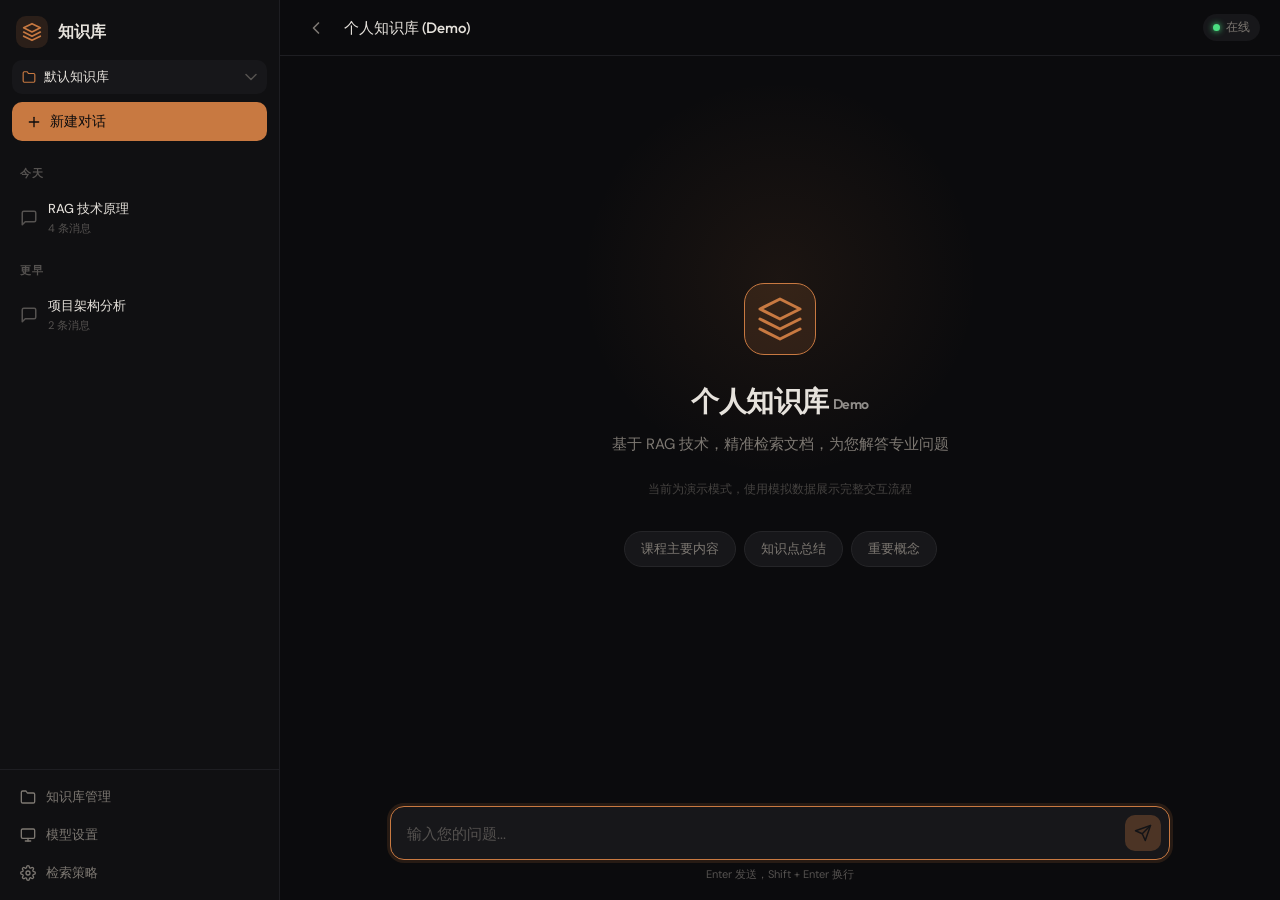
<file: demo/index.html>
<!DOCTYPE html>
<html lang="zh-CN">
<head>
    <meta charset="UTF-8">
    <meta name="viewport" content="width=device-width, initial-scale=1.0">
    <title>个人知识库 (Demo)</title>
    <link rel="preconnect" href="https://fonts.googleapis.com">
    <link rel="preconnect" href="https://fonts.gstatic.com" crossorigin>
    <link href="https://fonts.googleapis.com/css2?family=Outfit:wght@300;400;500;600;700&family=DM+Sans:ital,wght@0,300;0,400;0,500;1,400&display=swap" rel="stylesheet">
    <link rel="stylesheet" href="styles.css?v=3">
</head>
<body>
    <div class="app">
        <!-- 侧边栏 -->
        <aside class="sidebar" id="sidebar">
            <div class="sidebar-header">
                <div class="logo">
                    <div class="logo-icon">
                        <svg width="20" height="20" viewBox="0 0 24 24" fill="none" stroke="currentColor" stroke-width="2" stroke-linecap="round" stroke-linejoin="round">
                            <path d="M12 2L2 7l10 5 10-5-10-5z"/>
                            <path d="M2 17l10 5 10-5"/>
                            <path d="M2 12l10 5 10-5"/>
                        </svg>
                    </div>
                    <span class="logo-text">知识库</span>
                </div>
            </div>

            <!-- 知识库选择器 -->
            <div class="kb-selector" id="kbSelector">
                <div class="custom-select" id="kbSelect" data-value="default">
                    <button class="custom-select-trigger" type="button">
                        <svg width="14" height="14" viewBox="0 0 24 24" fill="none" stroke="currentColor" stroke-width="2" stroke-linecap="round" stroke-linejoin="round">
                            <path d="M22 19a2 2 0 0 1-2 2H4a2 2 0 0 1-2-2V5a2 2 0 0 1 2-2h5l2 3h9a2 2 0 0 1 2 2z"/>
                        </svg>
                        <span class="custom-select-label">默认知识库</span>
                        <svg class="custom-select-arrow" width="12" height="8" viewBox="0 0 12 8"><path d="M1 1.5L6 6.5L11 1.5" stroke="currentColor" stroke-width="1.5" stroke-linecap="round" stroke-linejoin="round" fill="none"/></svg>
                    </button>
                    <div class="custom-select-menu" id="kbSelectMenu">
                        <!-- 动态填充 -->
                    </div>
                </div>
            </div>

            <button class="new-chat-btn" id="newChatBtn">
                <svg width="16" height="16" viewBox="0 0 24 24" fill="none" stroke="currentColor" stroke-width="2" stroke-linecap="round" stroke-linejoin="round">
                    <line x1="12" y1="5" x2="12" y2="19"/>
                    <line x1="5" y1="12" x2="19" y2="12"/>
                </svg>
                <span>新建对话</span>
            </button>

            <div class="session-list" id="sessionList">
                <!-- 动态填充 -->
            </div>

            <div class="sidebar-footer">
                <button class="sidebar-footer-btn" id="kbManageBtn" title="知识库管理">
                    <svg width="16" height="16" viewBox="0 0 24 24" fill="none" stroke="currentColor" stroke-width="2" stroke-linecap="round" stroke-linejoin="round">
                        <path d="M22 19a2 2 0 0 1-2 2H4a2 2 0 0 1-2-2V5a2 2 0 0 1 2-2h5l2 3h9a2 2 0 0 1 2 2z"/>
                    </svg>
                    <span>知识库管理</span>
                </button>
                <button class="sidebar-footer-btn" id="modelSettingsBtn" title="模型设置">
                    <svg width="16" height="16" viewBox="0 0 24 24" fill="none" stroke="currentColor" stroke-width="2" stroke-linecap="round" stroke-linejoin="round">
                        <rect x="2" y="3" width="20" height="14" rx="2" ry="2"/>
                        <line x1="8" y1="21" x2="16" y2="21"/>
                        <line x1="12" y1="17" x2="12" y2="21"/>
                    </svg>
                    <span>模型设置</span>
                </button>
                <button class="sidebar-footer-btn" id="settingsBtn" title="检索策略设置">
                    <svg width="16" height="16" viewBox="0 0 24 24" fill="none" stroke="currentColor" stroke-width="2" stroke-linecap="round" stroke-linejoin="round">
                        <circle cx="12" cy="12" r="3"/>
                        <path d="M19.4 15a1.65 1.65 0 0 0 .33 1.82l.06.06a2 2 0 0 1-2.83 2.83l-.06-.06a1.65 1.65 0 0 0-1.82-.33 1.65 1.65 0 0 0-1 1.51V21a2 2 0 0 1-4 0v-.09A1.65 1.65 0 0 0 9 19.4a1.65 1.65 0 0 0-1.82.33l-.06.06a2 2 0 0 1-2.83-2.83l.06-.06A1.65 1.65 0 0 0 4.68 15a1.65 1.65 0 0 0-1.51-1H3a2 2 0 0 1 0-4h.09A1.65 1.65 0 0 0 4.6 9a1.65 1.65 0 0 0-.33-1.82l-.06-.06a2 2 0 0 1 2.83-2.83l.06.06A1.65 1.65 0 0 0 9 4.68a1.65 1.65 0 0 0 1-1.51V3a2 2 0 0 1 4 0v.09a1.65 1.65 0 0 0 1 1.51 1.65 1.65 0 0 0 1.82-.33l.06-.06a2 2 0 0 1 2.83 2.83l-.06.06A1.65 1.65 0 0 0 19.4 9a1.65 1.65 0 0 0 1.51 1H21a2 2 0 0 1 0 4h-.09a1.65 1.65 0 0 0-1.51 1z"/>
                    </svg>
                    <span>检索策略</span>
                </button>
            </div>
        </aside>

        <!-- 主内容区 -->
        <main class="main">
            <!-- 顶部栏 -->
            <header class="topbar">
                <button class="btn-icon menu-btn" id="menuBtn" title="切换侧边栏">
                    <svg width="20" height="20" viewBox="0 0 24 24" fill="none" stroke="currentColor" stroke-width="2" stroke-linecap="round" stroke-linejoin="round">
                        <polyline points="15 18 9 12 15 6"/>
                    </svg>
                </button>
                <div class="topbar-title" id="topbarTitle">个人知识库 (Demo)</div>
                <div class="topbar-status" id="healthIndicator">
                    <span class="status-dot"></span>
                    <span class="status-text">检查中...</span>
                </div>
            </header>

            <!-- 聊天区域 -->
            <div class="chat" id="chat">
                <div class="chat-messages" id="chatMessages">
                    <!-- 欢迎页 -->
                    <div class="welcome" id="welcome">
                        <div class="welcome-glow"></div>
                        <div class="welcome-icon">
                            <svg width="48" height="48" viewBox="0 0 24 24" fill="none" stroke="currentColor" stroke-width="1.5" stroke-linecap="round" stroke-linejoin="round">
                                <path d="M12 2L2 7l10 5 10-5-10-5z"/>
                                <path d="M2 17l10 5 10-5"/>
                                <path d="M2 12l10 5 10-5"/>
                            </svg>
                        </div>
                        <h2>个人知识库 <span style="font-size:0.5em;opacity:0.6;vertical-align:middle;">Demo</span></h2>
                        <p>基于 RAG 技术，精准检索文档，为您解答专业问题</p>
                        <p style="font-size:0.8em;opacity:0.5;margin-top:-8px;">当前为演示模式，使用模拟数据展示完整交互流程</p>
                        <div class="welcome-chips">
                            <button class="chip" data-question="这门课程的主要内容是什么？">课程主要内容</button>
                            <button class="chip" data-question="请总结一下最近讲的知识点">知识点总结</button>
                            <button class="chip" data-question="有哪些重要的概念需要掌握？">重要概念</button>
                        </div>
                    </div>
                </div>
            </div>

            <!-- 输入区域 -->
            <div class="input-area">
                <div class="input-wrapper">
                    <textarea
                        id="questionInput"
                        placeholder="输入您的问题..."
                        rows="1"
                    ></textarea>
                    <button class="send-btn" id="sendBtn" disabled>
                        <svg width="18" height="18" viewBox="0 0 24 24" fill="none" stroke="currentColor" stroke-width="2" stroke-linecap="round" stroke-linejoin="round">
                            <line x1="22" y1="2" x2="11" y2="13"/>
                            <polygon points="22 2 15 22 11 13 2 9 22 2"/>
                        </svg>
                    </button>
                </div>
                <div class="input-hint">Enter 发送，Shift + Enter 换行</div>
            </div>
        </main>

        <!-- 模型设置面板 -->
        <div class="settings-overlay" id="modelSettingsOverlay">
            <div class="settings-panel" id="modelSettingsPanel">
                <div class="settings-header">
                    <h3>模型设置</h3>
                    <button class="btn-icon" id="modelSettingsClose">
                        <svg width="18" height="18" viewBox="0 0 24 24" fill="none" stroke="currentColor" stroke-width="2" stroke-linecap="round" stroke-linejoin="round">
                            <line x1="18" y1="6" x2="6" y2="18"/>
                            <line x1="6" y1="6" x2="18" y2="18"/>
                        </svg>
                    </button>
                </div>
                <div class="settings-body">
                    <!-- 硅基流动 API Key（共享） -->
                    <div class="sf-key-section">
                        <div class="setting-group">
                            <label for="sfApiKey">硅基流动 API Key</label>
                            <div class="input-with-toggle">
                                <input type="password" class="setting-input" id="sfApiKey" placeholder="输入 SiliconFlow API Key">
                                <button class="btn-icon toggle-key-btn" type="button" title="显示/隐藏">
                                    <svg width="16" height="16" viewBox="0 0 24 24" fill="none" stroke="currentColor" stroke-width="2" stroke-linecap="round" stroke-linejoin="round"><path d="M1 12s4-8 11-8 11 8 11 8-4 8-11 8-11-8-11-8z"/><circle cx="12" cy="12" r="3"/></svg>
                                </button>
                            </div>
                            <div class="setting-hint">在 <a href="https://cloud.siliconflow.cn/account/ak" target="_blank" rel="noopener">siliconflow.cn</a> 获取 API Key，选择硅基流动模型时共用此 Key</div>
                            <div class="setting-hint">模型列表来自硅基流动 API，包含免费和付费模型，请在 <a href="https://siliconflow.cn/pricing" target="_blank" rel="noopener">siliconflow.cn/pricing</a> 确认定价</div>
                        </div>
                    </div>

                    <!-- LLM -->
                    <div class="settings-section-title">
                        LLM 模型
                        <div class="mini-toggle" data-target="llm">
                            <button class="mini-toggle-btn active" data-value="siliconflow">硅基流动</button>
                            <button class="mini-toggle-btn" data-value="custom">自定义</button>
                        </div>
                    </div>
                    <div class="model-section" id="sectionLlm">
                        <div class="model-sf" data-provider="siliconflow">
                            <div class="setting-group">
                                <div class="custom-select" id="sfLlmModelSelect" data-value="">
                                    <button class="custom-select-trigger" type="button">
                                        <span class="custom-select-label">加载中...</span>
                                        <svg class="custom-select-arrow" width="12" height="8" viewBox="0 0 12 8"><path d="M1 1.5L6 6.5L11 1.5" stroke="currentColor" stroke-width="1.5" stroke-linecap="round" stroke-linejoin="round" fill="none"/></svg>
                                    </button>
                                    <div class="custom-select-menu"></div>
                                </div>
                            </div>
                        </div>
                        <div class="model-custom" data-provider="custom" style="display:none">
                            <div class="setting-group">
                                <label for="cfgLlmModel">模型名称</label>
                                <input type="text" class="setting-input" id="cfgLlmModel" placeholder="例如 Qwen/Qwen3-8B">
                            </div>
                            <div class="setting-group">
                                <label for="cfgLlmBaseUrl">Base URL</label>
                                <input type="text" class="setting-input" id="cfgLlmBaseUrl" placeholder="OpenAI 兼容 API 地址">
                            </div>
                            <div class="setting-group">
                                <label for="cfgLlmApiKey">API Key</label>
                                <div class="input-with-toggle">
                                    <input type="password" class="setting-input" id="cfgLlmApiKey" placeholder="留空则不修改">
                                    <button class="btn-icon toggle-key-btn" type="button" title="显示/隐藏">
                                        <svg width="16" height="16" viewBox="0 0 24 24" fill="none" stroke="currentColor" stroke-width="2" stroke-linecap="round" stroke-linejoin="round"><path d="M1 12s4-8 11-8 11 8 11 8-4 8-11 8-11-8-11-8z"/><circle cx="12" cy="12" r="3"/></svg>
                                    </button>
                                </div>
                            </div>
                        </div>
                    </div>

                    <!-- Embedding -->
                    <div class="settings-section-title">
                        Embedding 模型
                        <div class="mini-toggle" data-target="embedding">
                            <button class="mini-toggle-btn active" data-value="siliconflow">硅基流动</button>
                            <button class="mini-toggle-btn" data-value="custom">自定义</button>
                        </div>
                    </div>
                    <div class="model-section" id="sectionEmbedding">
                        <div class="model-sf" data-provider="siliconflow">
                            <div class="setting-group">
                                <div class="custom-select" id="sfEmbModelSelect" data-value="">
                                    <button class="custom-select-trigger" type="button">
                                        <span class="custom-select-label">加载中...</span>
                                        <svg class="custom-select-arrow" width="12" height="8" viewBox="0 0 12 8"><path d="M1 1.5L6 6.5L11 1.5" stroke="currentColor" stroke-width="1.5" stroke-linecap="round" stroke-linejoin="round" fill="none"/></svg>
                                    </button>
                                    <div class="custom-select-menu"></div>
                                </div>
                            </div>
                        </div>
                        <div class="model-custom" data-provider="custom" style="display:none">
                            <div class="setting-group">
                                <label for="cfgEmbModel">模型名称</label>
                                <input type="text" class="setting-input" id="cfgEmbModel" placeholder="例如 BAAI/bge-m3">
                            </div>
                            <div class="setting-group">
                                <label for="cfgEmbBaseUrl">Base URL</label>
                                <input type="text" class="setting-input" id="cfgEmbBaseUrl" placeholder="OpenAI 兼容 API 地址">
                            </div>
                            <div class="setting-group">
                                <label for="cfgEmbApiKey">API Key</label>
                                <div class="input-with-toggle">
                                    <input type="password" class="setting-input" id="cfgEmbApiKey" placeholder="留空则不修改">
                                    <button class="btn-icon toggle-key-btn" type="button" title="显示/隐藏">
                                        <svg width="16" height="16" viewBox="0 0 24 24" fill="none" stroke="currentColor" stroke-width="2" stroke-linecap="round" stroke-linejoin="round"><path d="M1 12s4-8 11-8 11 8 11 8-4 8-11 8-11-8-11-8z"/><circle cx="12" cy="12" r="3"/></svg>
                                    </button>
                                </div>
                            </div>
                        </div>
                    </div>

                    <!-- Reranker -->
                    <div class="settings-section-title">
                        Reranker
                        <div class="mini-toggle" data-target="reranker">
                            <button class="mini-toggle-btn active" data-value="siliconflow">硅基流动</button>
                            <button class="mini-toggle-btn" data-value="custom">自定义</button>
                        </div>
                    </div>
                    <div class="model-section" id="sectionReranker">
                        <div class="model-sf" data-provider="siliconflow">
                            <div class="setting-group">
                                <div class="custom-select" id="sfRerankerModelSelect" data-value="">
                                    <button class="custom-select-trigger" type="button">
                                        <span class="custom-select-label">加载中...</span>
                                        <svg class="custom-select-arrow" width="12" height="8" viewBox="0 0 12 8"><path d="M1 1.5L6 6.5L11 1.5" stroke="currentColor" stroke-width="1.5" stroke-linecap="round" stroke-linejoin="round" fill="none"/></svg>
                                    </button>
                                    <div class="custom-select-menu"></div>
                                </div>
                            </div>
                        </div>
                        <div class="model-custom" data-provider="custom" style="display:none">
                            <div class="setting-group">
                                <label for="cfgRerankerModel">模型名称</label>
                                <input type="text" class="setting-input" id="cfgRerankerModel" placeholder="例如 BAAI/bge-reranker-v2-m3">
                            </div>
                            <div class="setting-group">
                                <label for="cfgRerankerBaseUrl">Base URL</label>
                                <input type="text" class="setting-input" id="cfgRerankerBaseUrl" placeholder="OpenAI 兼容 API 地址">
                            </div>
                            <div class="setting-group">
                                <label for="cfgRerankerApiKey">API Key</label>
                                <div class="input-with-toggle">
                                    <input type="password" class="setting-input" id="cfgRerankerApiKey" placeholder="留空则不修改">
                                    <button class="btn-icon toggle-key-btn" type="button" title="显示/隐藏">
                                        <svg width="16" height="16" viewBox="0 0 24 24" fill="none" stroke="currentColor" stroke-width="2" stroke-linecap="round" stroke-linejoin="round"><path d="M1 12s4-8 11-8 11 8 11 8-4 8-11 8-11-8-11-8z"/><circle cx="12" cy="12" r="3"/></svg>
                                    </button>
                                </div>
                            </div>
                        </div>
                    </div>

                    <button class="save-config-btn" id="saveConfigBtn" type="button">保存配置</button>
                </div>
            </div>
        </div>

        <!-- 检索策略面板 -->
        <div class="settings-overlay" id="settingsOverlay">
            <div class="settings-panel" id="settingsPanel">
                <div class="settings-header">
                    <h3>检索策略</h3>
                    <button class="btn-icon" id="settingsClose">
                        <svg width="18" height="18" viewBox="0 0 24 24" fill="none" stroke="currentColor" stroke-width="2" stroke-linecap="round" stroke-linejoin="round">
                            <line x1="18" y1="6" x2="6" y2="18"/>
                            <line x1="6" y1="6" x2="18" y2="18"/>
                        </svg>
                    </button>
                </div>
                <div class="settings-body">
                    <div class="setting-group">
                        <label>检索方式</label>
                        <div class="custom-select" id="retrievalStrategySelect" data-value="default">
                            <button class="custom-select-trigger" type="button">
                                <span class="custom-select-label">默认（向量检索）</span>
                                <svg class="custom-select-arrow" width="12" height="8" viewBox="0 0 12 8"><path d="M1 1.5L6 6.5L11 1.5" stroke="currentColor" stroke-width="1.5" stroke-linecap="round" stroke-linejoin="round" fill="none"/></svg>
                            </button>
                            <div class="custom-select-menu">
                                <div class="custom-select-option selected" data-value="default">
                                    <span class="option-label">默认（向量检索）</span>
                                    <span class="option-info" data-tip="使用 FAISS 向量相似度搜索，将问题与文档片段进行语义匹配，适合大多数场景">?</span>
                                </div>
                                <div class="custom-select-option" data-value="hybrid">
                                    <span class="option-label">混合检索（向量 + BM25）</span>
                                    <span class="option-info" data-tip="结合向量语义检索与 BM25 关键词检索，通过 RRF 融合排序，对专有名词和精确匹配更有效">?</span>
                                </div>
                            </div>
                        </div>
                    </div>
                    <div class="setting-group">
                        <label>预检索优化</label>
                        <div class="custom-select" id="preRetrievalSelect" data-value="none">
                            <button class="custom-select-trigger" type="button">
                                <span class="custom-select-label">无</span>
                                <svg class="custom-select-arrow" width="12" height="8" viewBox="0 0 12 8"><path d="M1 1.5L6 6.5L11 1.5" stroke="currentColor" stroke-width="1.5" stroke-linecap="round" stroke-linejoin="round" fill="none"/></svg>
                            </button>
                            <div class="custom-select-menu">
                                <div class="custom-select-option selected" data-value="none">
                                    <span class="option-label">无</span>
                                    <span class="option-info" data-tip="直接使用原始问题进行检索，不做任何预处理">?</span>
                                </div>
                                <div class="custom-select-option" data-value="rewrite">
                                    <span class="option-label">查询改写</span>
                                    <span class="option-info" data-tip="由 LLM 将口语化问题改写为规范检索词，消除指代歧义、补全省略上下文，适合多轮追问">?</span>
                                </div>
                                <div class="custom-select-option" data-value="hyde">
                                    <span class="option-label">HyDE</span>
                                    <span class="option-info" data-tip="LLM 先生成一段假设性回答，再用该回答的向量去检索，提升语义匹配精度。注意：与混合检索互斥">?</span>
                                </div>
                            </div>
                        </div>
                    </div>
                    <div class="setting-group">
                        <label>后检索优化</label>
                        <div class="custom-select" id="postRetrievalSelect" data-value="none">
                            <button class="custom-select-trigger" type="button">
                                <span class="custom-select-label">无</span>
                                <svg class="custom-select-arrow" width="12" height="8" viewBox="0 0 12 8"><path d="M1 1.5L6 6.5L11 1.5" stroke="currentColor" stroke-width="1.5" stroke-linecap="round" stroke-linejoin="round" fill="none"/></svg>
                            </button>
                            <div class="custom-select-menu">
                                <div class="custom-select-option selected" data-value="none">
                                    <span class="option-label">无</span>
                                    <span class="option-info" data-tip="直接使用检索返回的文档片段，不做额外排序">?</span>
                                </div>
                                <div class="custom-select-option" data-value="rerank">
                                    <span class="option-label">重排序</span>
                                    <span class="option-info" data-tip="使用 BGE-Reranker 交叉编码器对候选文档精排，保留最相关的 Top3，显著提升答案准确率">?</span>
                                </div>
                            </div>
                        </div>
                    </div>
                    <div class="strategy-conflict" id="strategyConflict">
                        <div class="conflict-icon">!</div>
                        <div class="conflict-text">
                            <strong>策略冲突</strong>
                            <span id="strategyConflictMsg">HyDE 与混合检索互斥：HyDE 会将问题替换为假设答案的向量，此时混合检索的 BM25 关键词匹配将失效，因此两者不能同时启用。</span>
                        </div>
                    </div>
                </div>
            </div>
        </div>

        <!-- 知识库管理面板 -->
        <div class="kb-overlay" id="kbOverlay">
            <div class="kb-panel" id="kbPanel">
                <div class="kb-panel-header">
                    <h3>知识库管理</h3>
                    <button class="btn-icon" id="kbClose">
                        <svg width="18" height="18" viewBox="0 0 24 24" fill="none" stroke="currentColor" stroke-width="2" stroke-linecap="round" stroke-linejoin="round">
                            <line x1="18" y1="6" x2="6" y2="18"/>
                            <line x1="6" y1="6" x2="18" y2="18"/>
                        </svg>
                    </button>
                </div>
                <div class="kb-panel-body">
                    <!-- 知识库列表区域 -->
                    <div class="kb-list-section">
                        <div class="kb-file-section-title">知识库列表</div>
                        <div class="kb-list" id="kbList">
                            <!-- 动态填充 -->
                        </div>
                        <div class="kb-create-form" id="kbCreateForm">
                            <input type="text" class="setting-input" id="kbNameInput" placeholder="新知识库名称">
                            <button class="btn-accent" id="kbCreateBtn">创建</button>
                        </div>
                    </div>
                    <!-- 文档管理区域（当前选中的知识库） -->
                    <div class="kb-files-section">
                        <div class="kb-file-section-title" id="kbFilesTitle">文档列表 — 默认知识库</div>
                        <div class="kb-upload-area" id="kbUploadArea">
                            <svg width="32" height="32" viewBox="0 0 24 24" fill="none" stroke="currentColor" stroke-width="1.5" stroke-linecap="round" stroke-linejoin="round">
                                <path d="M21 15v4a2 2 0 0 1-2 2H5a2 2 0 0 1-2-2v-4"/>
                                <polyline points="17 8 12 3 7 8"/>
                                <line x1="12" y1="3" x2="12" y2="15"/>
                            </svg>
                            <p>拖拽文件到此处，或点击选择文件</p>
                            <span class="kb-upload-hint">支持 PDF / PPTX / DOCX / MD 格式</span>
                            <input type="file" id="kbFileInput" accept=".pdf,.pptx,.docx,.md" multiple hidden>
                        </div>
                        <div class="kb-file-section">
                            <div class="kb-file-section-title">文档列表</div>
                            <div class="kb-file-list" id="kbFileList">
                                <!-- 动态填充 -->
                            </div>
                        </div>
                    </div>
                </div>
            </div>
        </div>

        <!-- 侧边栏遮罩（移动端） -->
        <div class="sidebar-overlay" id="sidebarOverlay"></div>
    </div>

    <!-- Toast 通知 -->
    <div class="toast-container" id="toastContainer"></div>

    <script src="mock-data.js"></script>
    <script src="app.js?v=3"></script>
</body>
</html>
</file>
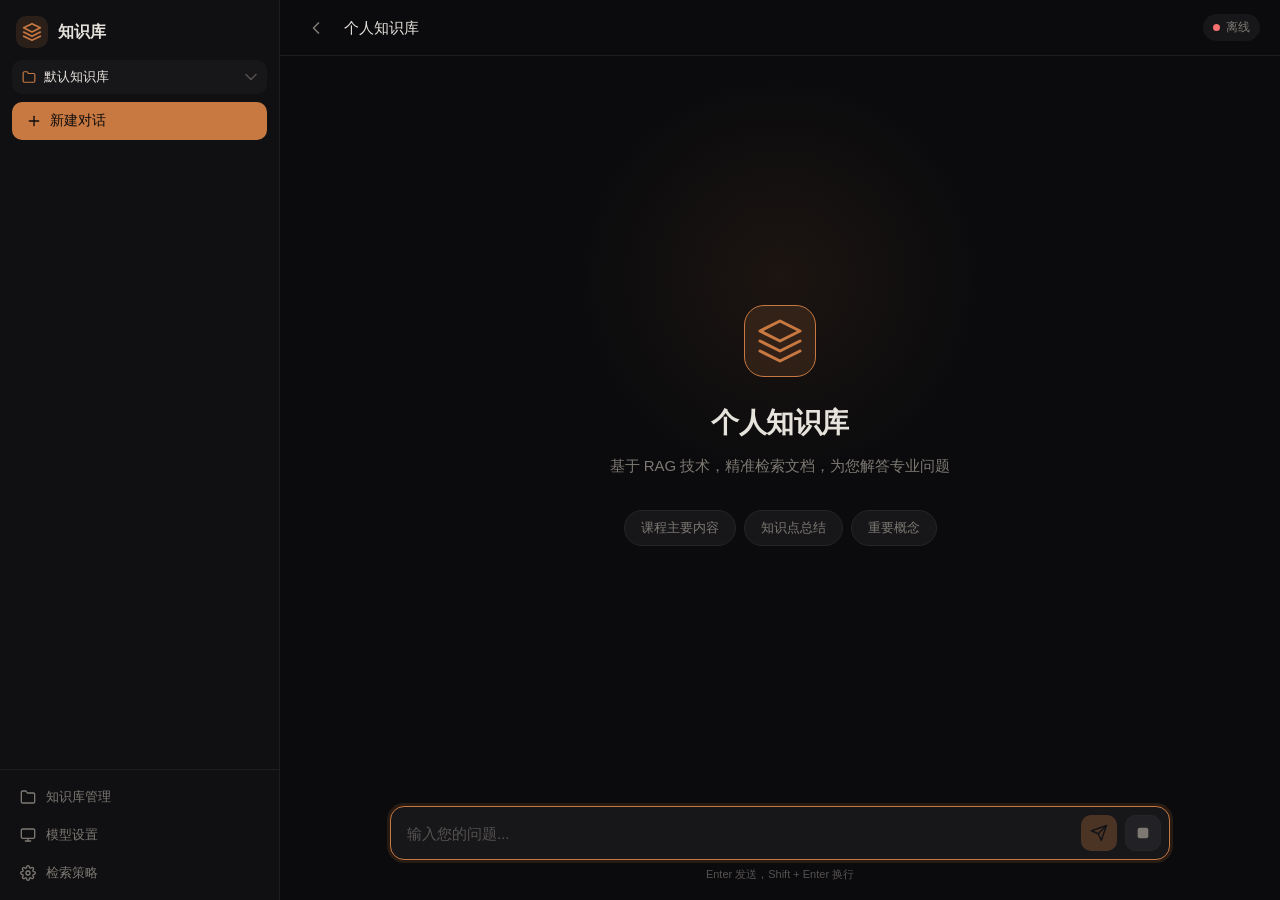
<file: web/index.html>
<!DOCTYPE html>
<html lang="zh-CN">
<head>
    <meta charset="UTF-8">
    <meta name="viewport" content="width=device-width, initial-scale=1.0">
    <title>个人知识库</title>
    <meta http-equiv="Content-Security-Policy" content="default-src 'self'; script-src 'self' 'unsafe-inline'; style-src 'self' 'unsafe-inline' https://fonts.googleapis.com; font-src 'self' https://fonts.gstatic.com; connect-src 'self' http://127.0.0.1:8001 https://api.siliconflow.cn; img-src 'self' data:;">
    <link rel="preconnect" href="https://fonts.googleapis.com">
    <link rel="preconnect" href="https://fonts.gstatic.com" crossorigin>
    <link href="https://fonts.googleapis.com/css2?family=Outfit:wght@300;400;500;600;700&family=DM+Sans:ital,wght@0,300;0,400;0,500;1,400&display=swap" rel="stylesheet">
    <link rel="stylesheet" href="styles.css?v=8">
</head>
<body>
    <div class="app">
        <!-- 侧边栏 -->
        <aside class="sidebar" id="sidebar" aria-label="侧边栏导航">
            <div class="sidebar-header">
                <div class="logo">
                    <div class="logo-icon">
                        <svg width="20" height="20" viewBox="0 0 24 24" fill="none" stroke="currentColor" stroke-width="2" stroke-linecap="round" stroke-linejoin="round">
                            <path d="M12 2L2 7l10 5 10-5-10-5z"/>
                            <path d="M2 17l10 5 10-5"/>
                            <path d="M2 12l10 5 10-5"/>
                        </svg>
                    </div>
                    <span class="logo-text">知识库</span>
                </div>
            </div>

            <!-- 知识库选择器 -->
            <div class="kb-selector" id="kbSelector">
                <div class="custom-select" id="kbSelect" data-value="default">
                    <button class="custom-select-trigger" type="button">
                        <svg width="14" height="14" viewBox="0 0 24 24" fill="none" stroke="currentColor" stroke-width="2" stroke-linecap="round" stroke-linejoin="round">
                            <path d="M22 19a2 2 0 0 1-2 2H4a2 2 0 0 1-2-2V5a2 2 0 0 1 2-2h5l2 3h9a2 2 0 0 1 2 2z"/>
                        </svg>
                        <span class="custom-select-label">默认知识库</span>
                        <svg class="custom-select-arrow" width="12" height="8" viewBox="0 0 12 8"><path d="M1 1.5L6 6.5L11 1.5" stroke="currentColor" stroke-width="1.5" stroke-linecap="round" stroke-linejoin="round" fill="none"/></svg>
                    </button>
                    <div class="custom-select-menu" id="kbSelectMenu">
                        <!-- 动态填充 -->
                    </div>
                </div>
            </div>

            <button class="new-chat-btn" id="newChatBtn">
                <svg width="16" height="16" viewBox="0 0 24 24" fill="none" stroke="currentColor" stroke-width="2" stroke-linecap="round" stroke-linejoin="round">
                    <line x1="12" y1="5" x2="12" y2="19"/>
                    <line x1="5" y1="12" x2="19" y2="12"/>
                </svg>
                <span>新建对话</span>
            </button>

            <div class="session-list" id="sessionList">
                <!-- 动态填充 -->
            </div>

            <div class="sidebar-footer">
                <button class="sidebar-footer-btn" id="kbManageBtn" title="知识库管理">
                    <svg width="16" height="16" viewBox="0 0 24 24" fill="none" stroke="currentColor" stroke-width="2" stroke-linecap="round" stroke-linejoin="round">
                        <path d="M22 19a2 2 0 0 1-2 2H4a2 2 0 0 1-2-2V5a2 2 0 0 1 2-2h5l2 3h9a2 2 0 0 1 2 2z"/>
                    </svg>
                    <span>知识库管理</span>
                </button>
                <button class="sidebar-footer-btn" id="modelSettingsBtn" title="模型设置">
                    <svg width="16" height="16" viewBox="0 0 24 24" fill="none" stroke="currentColor" stroke-width="2" stroke-linecap="round" stroke-linejoin="round">
                        <rect x="2" y="3" width="20" height="14" rx="2" ry="2"/>
                        <line x1="8" y1="21" x2="16" y2="21"/>
                        <line x1="12" y1="17" x2="12" y2="21"/>
                    </svg>
                    <span>模型设置</span>
                </button>
                <button class="sidebar-footer-btn" id="settingsBtn" title="检索策略设置">
                    <svg width="16" height="16" viewBox="0 0 24 24" fill="none" stroke="currentColor" stroke-width="2" stroke-linecap="round" stroke-linejoin="round">
                        <circle cx="12" cy="12" r="3"/>
                        <path d="M19.4 15a1.65 1.65 0 0 0 .33 1.82l.06.06a2 2 0 0 1-2.83 2.83l-.06-.06a1.65 1.65 0 0 0-1.82-.33 1.65 1.65 0 0 0-1 1.51V21a2 2 0 0 1-4 0v-.09A1.65 1.65 0 0 0 9 19.4a1.65 1.65 0 0 0-1.82.33l-.06.06a2 2 0 0 1-2.83-2.83l.06-.06A1.65 1.65 0 0 0 4.68 15a1.65 1.65 0 0 0-1.51-1H3a2 2 0 0 1 0-4h.09A1.65 1.65 0 0 0 4.6 9a1.65 1.65 0 0 0-.33-1.82l-.06-.06a2 2 0 0 1 2.83-2.83l.06.06A1.65 1.65 0 0 0 9 4.68a1.65 1.65 0 0 0 1-1.51V3a2 2 0 0 1 4 0v.09a1.65 1.65 0 0 0 1 1.51 1.65 1.65 0 0 0 1.82-.33l.06-.06a2 2 0 0 1 2.83 2.83l-.06.06A1.65 1.65 0 0 0 19.4 9a1.65 1.65 0 0 0 1.51 1H21a2 2 0 0 1 0 4h-.09a1.65 1.65 0 0 0-1.51 1z"/>
                    </svg>
                    <span>检索策略</span>
                </button>
            </div>
        </aside>

        <!-- 主内容区 -->
        <main class="main">
            <!-- 顶部栏 -->
            <header class="topbar">
                <button class="btn-icon menu-btn" id="menuBtn" title="切换侧边栏" aria-label="切换侧边栏">
                    <svg width="20" height="20" viewBox="0 0 24 24" fill="none" stroke="currentColor" stroke-width="2" stroke-linecap="round" stroke-linejoin="round">
                        <polyline points="15 18 9 12 15 6"/>
                    </svg>
                </button>
                <div class="topbar-title" id="topbarTitle">个人知识库</div>
                <div class="topbar-status" id="healthIndicator">
                    <span class="status-dot"></span>
                    <span class="status-text">检查中...</span>
                </div>
            </header>

            <!-- 聊天区域 -->
            <div class="chat" id="chat">
                <div class="chat-messages" id="chatMessages" aria-live="polite" aria-atomic="false">
                    <!-- 欢迎页 -->
                    <div class="welcome" id="welcome">
                        <div class="welcome-glow"></div>
                        <div class="welcome-icon">
                            <svg width="48" height="48" viewBox="0 0 24 24" fill="none" stroke="currentColor" stroke-width="1.5" stroke-linecap="round" stroke-linejoin="round">
                                <path d="M12 2L2 7l10 5 10-5-10-5z"/>
                                <path d="M2 17l10 5 10-5"/>
                                <path d="M2 12l10 5 10-5"/>
                            </svg>
                        </div>
                        <h2>个人知识库</h2>
                        <p>基于 RAG 技术，精准检索文档，为您解答专业问题</p>
                        <div class="welcome-chips">
                            <button class="chip" data-question="这门课程的主要内容是什么？">课程主要内容</button>
                            <button class="chip" data-question="请总结一下最近讲的知识点">知识点总结</button>
                            <button class="chip" data-question="有哪些重要的概念需要掌握？">重要概念</button>
                        </div>
                    </div>
                </div>
            </div>

            <!-- 输入区域 -->
            <div class="input-area">
                <div class="input-wrapper">
                    <textarea
                        id="questionInput"
                        placeholder="输入您的问题..."
                        rows="1"
                    ></textarea>
                    <button class="send-btn" id="sendBtn" disabled aria-label="发送">
                        <svg width="18" height="18" viewBox="0 0 24 24" fill="none" stroke="currentColor" stroke-width="2" stroke-linecap="round" stroke-linejoin="round">
                            <line x1="22" y1="2" x2="11" y2="13"/>
                            <polygon points="22 2 15 22 11 13 2 9 22 2"/>
                        </svg>
                    </button>
                    <button class="stop-btn" id="stopBtn" aria-label="停止生成" hidden>
                        <svg width="16" height="16" viewBox="0 0 24 24" fill="currentColor">
                            <rect x="4" y="4" width="16" height="16" rx="3"/>
                        </svg>
                    </button>
                </div>
                <div class="input-hint">Enter 发送，Shift + Enter 换行</div>
            </div>
        </main>

        <!-- 模型设置面板 -->
        <div class="settings-overlay" id="modelSettingsOverlay">
            <div class="settings-panel" id="modelSettingsPanel">
                <div class="settings-header">
                    <h3>模型设置</h3>
                    <button class="btn-icon" id="modelSettingsClose" aria-label="关闭">
                        <svg width="18" height="18" viewBox="0 0 24 24" fill="none" stroke="currentColor" stroke-width="2" stroke-linecap="round" stroke-linejoin="round">
                            <line x1="18" y1="6" x2="6" y2="18"/>
                            <line x1="6" y1="6" x2="18" y2="18"/>
                        </svg>
                    </button>
                </div>
                <div class="settings-body">
                    <!-- 硅基流动 API Key（共享） -->
                    <div class="sf-key-section">
                        <div class="setting-group">
                            <label for="sfApiKey">硅基流动 API Key</label>
                            <div class="input-with-toggle">
                                <input type="password" class="setting-input" id="sfApiKey" placeholder="输入 SiliconFlow API Key">
                                <button class="btn-icon toggle-key-btn" type="button" title="显示/隐藏">
                                    <svg width="16" height="16" viewBox="0 0 24 24" fill="none" stroke="currentColor" stroke-width="2" stroke-linecap="round" stroke-linejoin="round"><path d="M1 12s4-8 11-8 11 8 11 8-4 8-11 8-11-8-11-8z"/><circle cx="12" cy="12" r="3"/></svg>
                                </button>
                            </div>
                            <div class="setting-hint">在 <a href="https://cloud.siliconflow.cn/account/ak" target="_blank" rel="noopener">siliconflow.cn</a> 获取 API Key，选择硅基流动模型时共用此 Key</div>
                            <div class="setting-hint">模型列表来自硅基流动 API，包含免费和付费模型，请在 <a href="https://siliconflow.cn/pricing" target="_blank" rel="noopener">siliconflow.cn/pricing</a> 确认定价</div>
                        </div>
                    </div>

                    <!-- LLM -->
                    <div class="settings-section-title">
                        LLM 模型
                        <div class="mini-toggle" data-target="llm">
                            <button class="mini-toggle-btn active" data-value="siliconflow">硅基流动</button>
                            <button class="mini-toggle-btn" data-value="custom">自定义</button>
                        </div>
                    </div>
                    <div class="model-section" id="sectionLlm">
                        <div class="model-sf" data-provider="siliconflow">
                            <div class="setting-group">
                                <div class="custom-select" id="sfLlmModelSelect" data-value="">
                                    <button class="custom-select-trigger" type="button">
                                        <span class="custom-select-label">加载中...</span>
                                        <svg class="custom-select-arrow" width="12" height="8" viewBox="0 0 12 8"><path d="M1 1.5L6 6.5L11 1.5" stroke="currentColor" stroke-width="1.5" stroke-linecap="round" stroke-linejoin="round" fill="none"/></svg>
                                    </button>
                                    <div class="custom-select-menu"></div>
                                </div>
                            </div>
                        </div>
                        <div class="model-custom" data-provider="custom" style="display:none">
                            <div class="setting-group">
                                <label for="cfgLlmModel">模型名称</label>
                                <input type="text" class="setting-input" id="cfgLlmModel" placeholder="例如 Qwen/Qwen3-8B">
                            </div>
                            <div class="setting-group">
                                <label for="cfgLlmBaseUrl">Base URL</label>
                                <input type="text" class="setting-input" id="cfgLlmBaseUrl" placeholder="OpenAI 兼容 API 地址">
                            </div>
                            <div class="setting-group">
                                <label for="cfgLlmApiKey">API Key</label>
                                <div class="input-with-toggle">
                                    <input type="password" class="setting-input" id="cfgLlmApiKey" placeholder="留空则不修改">
                                    <button class="btn-icon toggle-key-btn" type="button" title="显示/隐藏">
                                        <svg width="16" height="16" viewBox="0 0 24 24" fill="none" stroke="currentColor" stroke-width="2" stroke-linecap="round" stroke-linejoin="round"><path d="M1 12s4-8 11-8 11 8 11 8-4 8-11 8-11-8-11-8z"/><circle cx="12" cy="12" r="3"/></svg>
                                    </button>
                                </div>
                            </div>
                        </div>
                    </div>

                    <!-- Embedding -->
                    <div class="settings-section-title">
                        Embedding 模型
                        <div class="mini-toggle" data-target="embedding">
                            <button class="mini-toggle-btn active" data-value="siliconflow">硅基流动</button>
                            <button class="mini-toggle-btn" data-value="custom">自定义</button>
                        </div>
                    </div>
                    <div class="model-section" id="sectionEmbedding">
                        <div class="model-sf" data-provider="siliconflow">
                            <div class="setting-group">
                                <div class="custom-select" id="sfEmbModelSelect" data-value="">
                                    <button class="custom-select-trigger" type="button">
                                        <span class="custom-select-label">加载中...</span>
                                        <svg class="custom-select-arrow" width="12" height="8" viewBox="0 0 12 8"><path d="M1 1.5L6 6.5L11 1.5" stroke="currentColor" stroke-width="1.5" stroke-linecap="round" stroke-linejoin="round" fill="none"/></svg>
                                    </button>
                                    <div class="custom-select-menu"></div>
                                </div>
                            </div>
                        </div>
                        <div class="model-custom" data-provider="custom" style="display:none">
                            <div class="setting-group">
                                <label for="cfgEmbModel">模型名称</label>
                                <input type="text" class="setting-input" id="cfgEmbModel" placeholder="例如 BAAI/bge-m3">
                            </div>
                            <div class="setting-group">
                                <label for="cfgEmbBaseUrl">Base URL</label>
                                <input type="text" class="setting-input" id="cfgEmbBaseUrl" placeholder="OpenAI 兼容 API 地址">
                            </div>
                            <div class="setting-group">
                                <label for="cfgEmbApiKey">API Key</label>
                                <div class="input-with-toggle">
                                    <input type="password" class="setting-input" id="cfgEmbApiKey" placeholder="留空则不修改">
                                    <button class="btn-icon toggle-key-btn" type="button" title="显示/隐藏">
                                        <svg width="16" height="16" viewBox="0 0 24 24" fill="none" stroke="currentColor" stroke-width="2" stroke-linecap="round" stroke-linejoin="round"><path d="M1 12s4-8 11-8 11 8 11 8-4 8-11 8-11-8-11-8z"/><circle cx="12" cy="12" r="3"/></svg>
                                    </button>
                                </div>
                            </div>
                        </div>
                    </div>

                    <!-- Reranker -->
                    <div class="settings-section-title">
                        Reranker
                        <div class="mini-toggle" data-target="reranker">
                            <button class="mini-toggle-btn active" data-value="siliconflow">硅基流动</button>
                            <button class="mini-toggle-btn" data-value="custom">自定义</button>
                        </div>
                    </div>
                    <div class="model-section" id="sectionReranker">
                        <div class="model-sf" data-provider="siliconflow">
                            <div class="setting-group">
                                <div class="custom-select" id="sfRerankerModelSelect" data-value="">
                                    <button class="custom-select-trigger" type="button">
                                        <span class="custom-select-label">加载中...</span>
                                        <svg class="custom-select-arrow" width="12" height="8" viewBox="0 0 12 8"><path d="M1 1.5L6 6.5L11 1.5" stroke="currentColor" stroke-width="1.5" stroke-linecap="round" stroke-linejoin="round" fill="none"/></svg>
                                    </button>
                                    <div class="custom-select-menu"></div>
                                </div>
                            </div>
                        </div>
                        <div class="model-custom" data-provider="custom" style="display:none">
                            <div class="setting-group">
                                <label for="cfgRerankerModel">模型名称</label>
                                <input type="text" class="setting-input" id="cfgRerankerModel" placeholder="例如 BAAI/bge-reranker-v2-m3">
                            </div>
                            <div class="setting-group">
                                <label for="cfgRerankerBaseUrl">Base URL</label>
                                <input type="text" class="setting-input" id="cfgRerankerBaseUrl" placeholder="OpenAI 兼容 API 地址">
                            </div>
                            <div class="setting-group">
                                <label for="cfgRerankerApiKey">API Key</label>
                                <div class="input-with-toggle">
                                    <input type="password" class="setting-input" id="cfgRerankerApiKey" placeholder="留空则不修改">
                                    <button class="btn-icon toggle-key-btn" type="button" title="显示/隐藏">
                                        <svg width="16" height="16" viewBox="0 0 24 24" fill="none" stroke="currentColor" stroke-width="2" stroke-linecap="round" stroke-linejoin="round"><path d="M1 12s4-8 11-8 11 8 11 8-4 8-11 8-11-8-11-8z"/><circle cx="12" cy="12" r="3"/></svg>
                                    </button>
                                </div>
                            </div>
                        </div>
                    </div>

                    <button class="save-config-btn" id="saveConfigBtn" type="button">保存配置</button>
                </div>
            </div>
        </div>

        <!-- 检索策略面板 -->
        <div class="settings-overlay" id="settingsOverlay">
            <div class="settings-panel" id="settingsPanel">
                <div class="settings-header">
                    <h3>检索策略</h3>
                    <button class="btn-icon" id="settingsClose" aria-label="关闭">
                        <svg width="18" height="18" viewBox="0 0 24 24" fill="none" stroke="currentColor" stroke-width="2" stroke-linecap="round" stroke-linejoin="round">
                            <line x1="18" y1="6" x2="6" y2="18"/>
                            <line x1="6" y1="6" x2="18" y2="18"/>
                        </svg>
                    </button>
                </div>
                <div class="settings-body">
                    <div class="setting-group">
                        <label>检索方式</label>
                        <div class="custom-select" id="retrievalStrategySelect" data-value="default">
                            <button class="custom-select-trigger" type="button">
                                <span class="custom-select-label">默认（向量检索）</span>
                                <svg class="custom-select-arrow" width="12" height="8" viewBox="0 0 12 8"><path d="M1 1.5L6 6.5L11 1.5" stroke="currentColor" stroke-width="1.5" stroke-linecap="round" stroke-linejoin="round" fill="none"/></svg>
                            </button>
                            <div class="custom-select-menu">
                                <div class="custom-select-option selected" data-value="default">
                                    <span class="option-label">默认（向量检索）</span>
                                    <span class="option-info" data-tip="使用 FAISS 向量相似度搜索，将问题与文档片段进行语义匹配，适合大多数场景">?</span>
                                </div>
                                <div class="custom-select-option" data-value="hybrid">
                                    <span class="option-label">混合检索（向量 + BM25）</span>
                                    <span class="option-info" data-tip="结合向量语义检索与 BM25 关键词检索，通过 RRF 融合排序，对专有名词和精确匹配更有效">?</span>
                                </div>
                            </div>
                        </div>
                    </div>
                    <div class="setting-group">
                        <label>预检索优化</label>
                        <div class="custom-select multi-select" id="preRetrievalSelect" data-value="">
                            <button class="custom-select-trigger" type="button">
                                <span class="custom-select-label">无</span>
                                <svg class="custom-select-arrow" width="12" height="8" viewBox="0 0 12 8"><path d="M1 1.5L6 6.5L11 1.5" stroke="currentColor" stroke-width="1.5" stroke-linecap="round" stroke-linejoin="round" fill="none"/></svg>
                            </button>
                            <div class="custom-select-menu">
                                <div class="custom-select-option" data-value="rewrite">
                                    <span class="option-label">查询改写</span>
                                    <span class="option-info" data-tip="由 LLM 将口语化问题改写为规范检索词，消除指代歧义、补全省略上下文，适合多轮追问">?</span>
                                    <input type="checkbox" value="rewrite">
                                </div>
                                <div class="custom-select-option" data-value="hyde">
                                    <span class="option-label">HyDE</span>
                                    <span class="option-info" data-tip="LLM 先生成一段假设性回答，再用该回答的向量去检索。注意：与混合检索互斥">?</span>
                                    <input type="checkbox" value="hyde">
                                </div>
                                <div class="custom-select-option" data-value="mqe">
                                    <span class="option-label">多查询扩展 (MQE)</span>
                                    <span class="option-info" data-tip="LLM 生成多个查询变体，分别检索后合并去重，提升召回覆盖率">?</span>
                                    <input type="checkbox" value="mqe">
                                </div>
                            </div>
                        </div>
                    </div>
                    <div class="setting-group">
                        <label>后检索优化</label>
                        <div class="custom-select" id="postRetrievalSelect" data-value="none">
                            <button class="custom-select-trigger" type="button">
                                <span class="custom-select-label">无</span>
                                <svg class="custom-select-arrow" width="12" height="8" viewBox="0 0 12 8"><path d="M1 1.5L6 6.5L11 1.5" stroke="currentColor" stroke-width="1.5" stroke-linecap="round" stroke-linejoin="round" fill="none"/></svg>
                            </button>
                            <div class="custom-select-menu">
                                <div class="custom-select-option selected" data-value="none">
                                    <span class="option-label">无</span>
                                    <span class="option-info" data-tip="直接使用检索返回的文档片段，不做额外排序">?</span>
                                </div>
                                <div class="custom-select-option" data-value="rerank">
                                    <span class="option-label">重排序</span>
                                    <span class="option-info" data-tip="使用 BGE-Reranker 交叉编码器对候选文档精排，保留最相关的 Top3，显著提升答案准确率">?</span>
                                </div>
                            </div>
                        </div>
                    </div>
                    <div class="setting-group">
                        <label>返回文档数 (Top-K)</label>
                        <div class="custom-select" id="topKSelect" data-value="3">
                            <button class="custom-select-trigger" type="button">
                                <span class="custom-select-label">Top 3</span>
                                <svg class="custom-select-arrow" width="12" height="8" viewBox="0 0 12 8"><path d="M1 1.5L6 6.5L11 1.5" stroke="currentColor" stroke-width="1.5" stroke-linecap="round" stroke-linejoin="round" fill="none"/></svg>
                            </button>
                            <div class="custom-select-menu">
                                <div class="custom-select-option selected" data-value="3">
                                    <span class="option-label">Top 3</span>
                                </div>
                                <div class="custom-select-option" data-value="5">
                                    <span class="option-label">Top 5</span>
                                </div>
                                <div class="custom-select-option" data-value="7">
                                    <span class="option-label">Top 7</span>
                                </div>
                                <div class="custom-select-option" data-value="10">
                                    <span class="option-label">Top 10</span>
                                </div>
                            </div>
                        </div>
                    </div>
                    <div class="strategy-conflict" id="strategyConflict">
                        <div class="conflict-icon">!</div>
                        <div class="conflict-text">
                            <strong>策略冲突</strong>
                            <span id="strategyConflictMsg">HyDE 与混合检索互斥：HyDE 会将问题替换为假设答案的向量，此时混合检索的 BM25 关键词匹配将失效，因此两者不能同时启用。</span>
                        </div>
                    </div>
                </div>
            </div>
        </div>

        <!-- 知识库管理面板 -->
        <div class="kb-overlay" id="kbOverlay">
            <div class="kb-panel" id="kbPanel">
                <div class="kb-panel-header">
                    <h3>知识库管理</h3>
                    <button class="btn-icon" id="kbClose" aria-label="关闭">
                        <svg width="18" height="18" viewBox="0 0 24 24" fill="none" stroke="currentColor" stroke-width="2" stroke-linecap="round" stroke-linejoin="round">
                            <line x1="18" y1="6" x2="6" y2="18"/>
                            <line x1="6" y1="6" x2="18" y2="18"/>
                        </svg>
                    </button>
                </div>
                <div class="kb-panel-body">
                    <!-- 知识库列表区域 -->
                    <div class="kb-list-section">
                        <div class="kb-file-section-title">知识库列表</div>
                        <div class="kb-list" id="kbList">
                            <!-- 动态填充 -->
                        </div>
                        <div class="kb-create-form" id="kbCreateForm">
                            <input type="text" class="setting-input" id="kbNameInput" placeholder="新知识库名称">
                            <button class="btn-accent" id="kbCreateBtn">创建</button>
                        </div>
                    </div>
                    <!-- 文档管理区域（当前选中的知识库） -->
                    <div class="kb-files-section">
                        <div class="kb-file-section-title" id="kbFilesTitle">文档列表 — 默认知识库</div>
                        <div class="kb-upload-area" id="kbUploadArea">
                            <svg width="32" height="32" viewBox="0 0 24 24" fill="none" stroke="currentColor" stroke-width="1.5" stroke-linecap="round" stroke-linejoin="round">
                                <path d="M21 15v4a2 2 0 0 1-2 2H5a2 2 0 0 1-2-2v-4"/>
                                <polyline points="17 8 12 3 7 8"/>
                                <line x1="12" y1="3" x2="12" y2="15"/>
                            </svg>
                            <p>拖拽文件到此处，或点击选择文件</p>
                            <span class="kb-upload-hint">支持 PDF / PPTX / DOCX / MD 格式</span>
                            <input type="file" id="kbFileInput" accept=".pdf,.pptx,.docx,.md" multiple hidden>
                        </div>
                        <div class="kb-file-section">
                            <div class="kb-file-section-title">文档列表</div>
                            <div class="kb-file-list" id="kbFileList">
                                <!-- 动态填充 -->
                            </div>
                        </div>
                    </div>
                </div>
            </div>
        </div>

        <!-- 侧边栏遮罩（移动端） -->
        <div class="sidebar-overlay" id="sidebarOverlay"></div>
    </div>

    <!-- Toast 通知 -->
    <div class="toast-container" id="toastContainer" aria-live="polite" role="status"></div>

    <script src="app.js?v=5"></script>
</body>
</html>
</file>
<file: demo/styles.css>
/* ============================================================
   Design Tokens
   ============================================================ */
:root {
    /* Backgrounds */
    --bg-base: #0b0b0d;
    --bg-sidebar: #101012;
    --bg-surface: #17171a;
    --bg-elevated: #1e1e22;
    --bg-hover: #222226;
    --bg-active: #2a2a2e;

    /* Borders */
    --border-subtle: #1e1e22;
    --border-default: #252528;
    --border-strong: #333338;

    /* Accent — copper amber */
    --accent: #c87941;
    --accent-hover: #d48a52;
    --accent-dim: rgba(200, 121, 65, 0.15);
    --accent-glow: rgba(200, 121, 65, 0.25);

    /* Text */
    --text-primary: #e6e2dc;
    --text-secondary: #7d7872;
    --text-tertiary: #555250;
    --text-inverse: #0b0b0d;

    /* Status */
    --green: #4ade80;
    --green-dim: rgba(74, 222, 128, 0.12);
    --red: #f87171;
    --red-dim: rgba(248, 113, 113, 0.12);

    /* Typography */
    --font-display: 'Outfit', sans-serif;
    --font-body: 'DM Sans', 'PingFang SC', 'Microsoft YaHei', sans-serif;

    /* Spacing */
    --sidebar-w: 280px;
    --topbar-h: 56px;
    --input-area-h: 120px;

    /* Radius */
    --r-sm: 6px;
    --r-md: 10px;
    --r-lg: 14px;
    --r-xl: 20px;
    --r-full: 9999px;

    /* Transitions */
    --ease: cubic-bezier(0.4, 0, 0.2, 1);
    --t-fast: 150ms var(--ease);
    --t-normal: 250ms var(--ease);
    --t-slow: 400ms var(--ease);
}

/* ============================================================
   Reset & Base
   ============================================================ */
*, *::before, *::after {
    margin: 0;
    padding: 0;
    box-sizing: border-box;
}

html, body {
    height: 100%;
    overflow: hidden;
}

body {
    font-family: var(--font-body);
    font-size: 15px;
    line-height: 1.6;
    color: var(--text-primary);
    background: var(--bg-base);
    -webkit-font-smoothing: antialiased;
    -moz-osx-font-smoothing: grayscale;
}

::selection {
    background: var(--accent-dim);
    color: var(--text-primary);
}

::-webkit-scrollbar {
    width: 5px;
}

::-webkit-scrollbar-track {
    background: transparent;
}

::-webkit-scrollbar-thumb {
    background: var(--border-strong);
    border-radius: var(--r-full);
}

::-webkit-scrollbar-thumb:hover {
    background: var(--text-tertiary);
}

/* ============================================================
   App Layout
   ============================================================ */
.app {
    display: flex;
    height: 100vh;
    width: 100%;
}

/* ============================================================
   Sidebar
   ============================================================ */
.sidebar {
    width: var(--sidebar-w);
    min-width: var(--sidebar-w);
    height: 100vh;
    background: var(--bg-sidebar);
    border-right: 1px solid var(--border-subtle);
    display: flex;
    flex-direction: column;
    transition: transform var(--t-normal), opacity var(--t-normal);
    z-index: 100;
}

.sidebar.collapsed {
    transform: translateX(-100%);
    opacity: 0;
    position: absolute;
    pointer-events: none;
}

.sidebar-header {
    display: flex;
    align-items: center;
    justify-content: space-between;
    padding: 16px 16px 12px;
    flex-shrink: 0;
}

.logo {
    display: flex;
    align-items: center;
    gap: 10px;
}

.logo-icon {
    width: 32px;
    height: 32px;
    display: flex;
    align-items: center;
    justify-content: center;
    background: var(--accent-dim);
    border-radius: var(--r-md);
    color: var(--accent);
}

.logo-text {
    font-family: var(--font-display);
    font-size: 16px;
    font-weight: 600;
    letter-spacing: -0.01em;
}

.btn-icon {
    width: 32px;
    height: 32px;
    display: flex;
    align-items: center;
    justify-content: center;
    background: none;
    border: none;
    color: var(--text-secondary);
    border-radius: var(--r-sm);
    cursor: pointer;
    transition: background var(--t-fast), color var(--t-fast);
}

.btn-icon:hover {
    background: var(--bg-hover);
    color: var(--text-primary);
}

.new-chat-btn {
    display: flex;
    align-items: center;
    gap: 8px;
    margin: 0 12px 12px;
    padding: 10px 14px;
    background: var(--accent);
    color: var(--text-inverse);
    border: none;
    border-radius: var(--r-md);
    font-family: var(--font-body);
    font-size: 14px;
    font-weight: 500;
    cursor: pointer;
    transition: background var(--t-fast), transform var(--t-fast), box-shadow var(--t-fast);
}

.new-chat-btn:hover {
    background: var(--accent-hover);
    transform: translateY(-1px);
    box-shadow: 0 4px 16px var(--accent-glow);
}

.new-chat-btn:active {
    transform: translateY(0);
}

/* Session List */
.session-list {
    flex: 1;
    overflow-y: auto;
    padding: 0 8px;
}

.session-group-label {
    padding: 12px 12px 6px;
    font-size: 11px;
    font-weight: 600;
    text-transform: uppercase;
    letter-spacing: 0.08em;
    color: var(--text-tertiary);
}

.session-item {
    display: flex;
    align-items: center;
    gap: 10px;
    padding: 10px 12px;
    border-radius: var(--r-md);
    cursor: pointer;
    transition: background var(--t-fast);
    position: relative;
    margin-bottom: 2px;
}

.session-item:hover {
    background: var(--bg-hover);
}

.session-item.active {
    background: var(--bg-active);
}

.session-item.active::before {
    content: '';
    position: absolute;
    left: 0;
    top: 50%;
    transform: translateY(-50%);
    width: 3px;
    height: 20px;
    background: var(--accent);
    border-radius: 0 var(--r-sm) var(--r-sm) 0;
}

.session-item-icon {
    flex-shrink: 0;
    width: 18px;
    height: 18px;
    color: var(--text-tertiary);
}

.session-item-content {
    flex: 1;
    min-width: 0;
}

.session-item-title {
    font-size: 13px;
    font-weight: 450;
    color: var(--text-primary);
    white-space: nowrap;
    overflow: hidden;
    text-overflow: ellipsis;
}

.session-item-meta {
    font-size: 11px;
    color: var(--text-tertiary);
    margin-top: 1px;
}

.session-item-delete {
    flex-shrink: 0;
    width: 24px;
    height: 24px;
    display: flex;
    align-items: center;
    justify-content: center;
    background: none;
    border: none;
    color: var(--text-tertiary);
    border-radius: var(--r-sm);
    cursor: pointer;
    opacity: 0;
    transition: opacity var(--t-fast), background var(--t-fast), color var(--t-fast);
}

.session-item:hover .session-item-delete {
    opacity: 1;
}

.session-item-delete:hover {
    background: var(--red-dim);
    color: var(--red);
}

.session-list-empty {
    display: flex;
    flex-direction: column;
    align-items: center;
    justify-content: center;
    padding: 40px 20px;
    text-align: center;
}

.session-list-empty svg {
    color: var(--text-tertiary);
    margin-bottom: 12px;
    opacity: 0.5;
}

.session-list-empty p {
    font-size: 13px;
    color: var(--text-tertiary);
    line-height: 1.5;
}

/* Sidebar Footer */
.sidebar-footer {
    padding: 8px;
    border-top: 1px solid var(--border-subtle);
    flex-shrink: 0;
}

.sidebar-footer-btn {
    display: flex;
    align-items: center;
    gap: 10px;
    width: 100%;
    padding: 10px 12px;
    background: none;
    border: none;
    color: var(--text-secondary);
    font-family: var(--font-body);
    font-size: 13px;
    border-radius: var(--r-md);
    cursor: pointer;
    transition: background var(--t-fast), color var(--t-fast);
}

.sidebar-footer-btn:hover {
    background: var(--bg-hover);
    color: var(--text-primary);
}

.sidebar-footer-btn svg {
    flex-shrink: 0;
}

/* ============================================================
   Main Content
   ============================================================ */
.main {
    flex: 1;
    display: flex;
    flex-direction: column;
    min-width: 0;
    height: 100vh;
    position: relative;
}

/* Topbar */
.topbar {
    height: var(--topbar-h);
    display: flex;
    align-items: center;
    gap: 12px;
    padding: 0 20px;
    border-bottom: 1px solid var(--border-subtle);
    flex-shrink: 0;
    background: var(--bg-base);
    z-index: 10;
}

.menu-btn {
    display: flex;
}

.menu-btn svg {
    transition: transform var(--t-fast);
}

.menu-btn.flipped svg {
    transform: rotate(180deg);
}

.topbar-title {
    flex: 1;
    font-family: var(--font-display);
    font-size: 15px;
    font-weight: 500;
    color: var(--text-primary);
    white-space: nowrap;
    overflow: hidden;
    text-overflow: ellipsis;
}

.topbar-status {
    display: flex;
    align-items: center;
    gap: 6px;
    padding: 4px 10px;
    background: var(--bg-surface);
    border-radius: var(--r-full);
    font-size: 12px;
    color: var(--text-secondary);
    flex-shrink: 0;
}

.status-dot {
    width: 7px;
    height: 7px;
    border-radius: 50%;
    background: var(--text-tertiary);
    transition: background var(--t-normal);
}

.topbar-status.online .status-dot {
    background: var(--green);
    box-shadow: 0 0 6px var(--green);
}

.topbar-status.offline .status-dot {
    background: var(--red);
}

/* ============================================================
   Chat Area
   ============================================================ */
.chat {
    flex: 1;
    overflow: hidden;
    display: flex;
    flex-direction: column;
}

.chat-messages {
    flex: 1;
    overflow-y: auto;
    padding: 0;
    display: flex;
    flex-direction: column;
}

/* Welcome Screen */
.welcome {
    flex: 1;
    display: flex;
    flex-direction: column;
    align-items: center;
    justify-content: center;
    text-align: center;
    padding: 40px 24px;
    position: relative;
    animation: fadeInUp 0.6s var(--ease);
}

@keyframes fadeInUp {
    from {
        opacity: 0;
        transform: translateY(16px);
    }
    to {
        opacity: 1;
        transform: translateY(0);
    }
}

.welcome-glow {
    position: absolute;
    top: 30%;
    left: 50%;
    transform: translate(-50%, -50%);
    width: 400px;
    height: 400px;
    background: radial-gradient(circle, var(--accent-dim) 0%, transparent 70%);
    pointer-events: none;
    opacity: 0.6;
}

.welcome-icon {
    width: 72px;
    height: 72px;
    display: flex;
    align-items: center;
    justify-content: center;
    background: var(--accent-dim);
    border: 1px solid var(--accent);
    border-radius: var(--r-xl);
    color: var(--accent);
    margin-bottom: 24px;
    position: relative;
    z-index: 1;
    animation: float 4s ease-in-out infinite;
}

@keyframes float {
    0%, 100% { transform: translateY(0); }
    50% { transform: translateY(-8px); }
}

.welcome h2 {
    font-family: var(--font-display);
    font-size: 28px;
    font-weight: 600;
    letter-spacing: -0.02em;
    margin-bottom: 8px;
    position: relative;
    z-index: 1;
}

.welcome p {
    font-size: 15px;
    color: var(--text-secondary);
    max-width: 400px;
    margin-bottom: 32px;
    position: relative;
    z-index: 1;
}

.welcome-chips {
    display: flex;
    flex-wrap: wrap;
    gap: 8px;
    justify-content: center;
    position: relative;
    z-index: 1;
}

.chip {
    padding: 8px 16px;
    background: var(--bg-surface);
    border: 1px solid var(--border-default);
    border-radius: var(--r-full);
    color: var(--text-secondary);
    font-family: var(--font-body);
    font-size: 13px;
    cursor: pointer;
    transition: background var(--t-fast), border-color var(--t-fast), color var(--t-fast);
}

.chip:hover {
    background: var(--bg-hover);
    border-color: var(--accent);
    color: var(--text-primary);
}

/* Messages */
.message {
    display: flex;
    gap: 14px;
    padding: 24px 0;
    max-width: 780px;
    width: 100%;
    margin: 0 auto;
    padding-left: 24px;
    padding-right: 24px;
    animation: msgIn 0.3s var(--ease);
}

@keyframes msgIn {
    from {
        opacity: 0;
        transform: translateY(8px);
    }
    to {
        opacity: 1;
        transform: translateY(0);
    }
}

.message + .message {
    border-top: 1px solid var(--border-subtle);
}

.message-avatar {
    flex-shrink: 0;
    width: 32px;
    height: 32px;
    border-radius: var(--r-md);
    display: flex;
    align-items: center;
    justify-content: center;
    font-size: 14px;
}

.message.user .message-avatar {
    background: var(--accent-dim);
    color: var(--accent);
}

.message.assistant .message-avatar {
    background: linear-gradient(135deg, #c87941 0%, #a85d30 100%);
    color: #fff;
}

.message-body {
    flex: 1;
    min-width: 0;
}

.message-role {
    font-size: 12px;
    font-weight: 600;
    text-transform: uppercase;
    letter-spacing: 0.05em;
    margin-bottom: 4px;
}

.message.user .message-role {
    color: var(--accent);
}

.message.assistant .message-role {
    color: var(--text-secondary);
}

.message-content {
    font-size: 15px;
    line-height: 1.7;
    color: var(--text-primary);
    word-break: break-word;
}

.message-content p {
    margin-bottom: 0.6em;
}

.message-content p:last-child {
    margin-bottom: 0;
}

.message-content ul, .message-content ol {
    margin: 0.4em 0 0.6em 1.4em;
}

.message-content li {
    margin-bottom: 0.25em;
}

.message-content code {
    background: var(--bg-surface);
    padding: 2px 6px;
    border-radius: var(--r-sm);
    font-size: 0.9em;
    font-family: 'JetBrains Mono', 'Fira Code', monospace;
    color: var(--accent-hover);
}

.message-content pre {
    background: var(--bg-surface);
    border: 1px solid var(--border-default);
    border-radius: var(--r-md);
    padding: 14px 16px;
    margin: 0.6em 0;
    overflow-x: auto;
}

.message-content pre code {
    background: none;
    padding: 0;
    font-size: 13px;
    color: var(--text-primary);
}

.message-content blockquote {
    border-left: 3px solid var(--accent);
    padding-left: 14px;
    margin: 0.6em 0;
    color: var(--text-secondary);
}

.message-content strong {
    font-weight: 600;
    color: var(--text-primary);
}

.message-content table {
    width: 100%;
    border-collapse: collapse;
    margin: 0.6em 0;
    font-size: 14px;
}

.message-content th, .message-content td {
    padding: 8px 12px;
    border: 1px solid var(--border-default);
    text-align: left;
}

.message-content th {
    background: var(--bg-surface);
    font-weight: 600;
}

/* Error message */
.message.error .message-content {
    color: var(--red);
    background: var(--red-dim);
    padding: 10px 14px;
    border-radius: var(--r-md);
    border: 1px solid rgba(248, 113, 113, 0.15);
    font-size: 14px;
}

/* Sources */
.message-sources {
    margin-top: 12px;
    padding-top: 10px;
    border-top: 1px solid var(--border-subtle);
}

.sources-toggle {
    display: inline-flex;
    align-items: center;
    gap: 4px;
    background: none;
    border: none;
    color: var(--text-tertiary);
    font-family: var(--font-body);
    font-size: 12px;
    cursor: pointer;
    padding: 4px 0;
    transition: color var(--t-fast);
}

.sources-toggle:hover {
    color: var(--accent);
}

.sources-toggle svg {
    transition: transform var(--t-fast);
}

.sources-toggle.open svg {
    transform: rotate(180deg);
}

.sources-list {
    display: none;
    margin-top: 8px;
}

.sources-list.open {
    display: block;
}

.source-item {
    font-size: 12px;
    color: var(--text-tertiary);
    padding: 4px 0;
    padding-left: 12px;
    position: relative;
}

.source-item::before {
    content: '';
    position: absolute;
    left: 0;
    top: 10px;
    width: 4px;
    height: 4px;
    background: var(--accent);
    border-radius: 50%;
}

/* Typing indicator */
.typing-indicator {
    display: flex;
    align-items: center;
    gap: 14px;
    padding: 24px;
    max-width: 780px;
    width: 100%;
    margin: 0 auto;
    animation: msgIn 0.3s var(--ease);
}

.typing-dots {
    display: flex;
    gap: 4px;
    padding: 10px 14px;
    background: var(--bg-surface);
    border-radius: var(--r-lg);
    border: 1px solid var(--border-default);
}

.typing-dots span {
    width: 6px;
    height: 6px;
    background: var(--accent);
    border-radius: 50%;
    animation: dotPulse 1.4s infinite ease-in-out;
}

.typing-dots span:nth-child(2) { animation-delay: 0.15s; }
.typing-dots span:nth-child(3) { animation-delay: 0.3s; }

@keyframes dotPulse {
    0%, 60%, 100% {
        transform: scale(0.6);
        opacity: 0.4;
    }
    30% {
        transform: scale(1);
        opacity: 1;
    }
}

/* ============================================================
   Sources Panel
   ============================================================ */
.sources-panel {
    margin-top: 12px;
}

.sources-toggle {
    display: inline-flex;
    align-items: center;
    gap: 5px;
    background: none;
    border: none;
    color: var(--text-tertiary);
    font-family: var(--font-body);
    font-size: 12px;
    cursor: pointer;
    padding: 4px 0;
    transition: color var(--t-fast);
}

.sources-toggle:hover {
    color: var(--accent);
}

.sources-toggle svg {
    transition: transform var(--t-fast);
}

.sources-toggle.open svg {
    transform: rotate(180deg);
}

.sources-list {
    display: none;
    margin-top: 8px;
    padding: 12px;
    background: var(--bg-surface);
    border: 1px solid var(--border-default);
    border-radius: var(--r-lg);
    max-height: 360px;
    overflow-y: auto;
}

.sources-list.open {
    display: block;
    animation: fadeInUp 0.2s var(--ease);
}

.source-item {
    padding: 10px 0;
    border-bottom: 1px solid var(--border-subtle);
}

.source-item:last-child {
    border-bottom: none;
    padding-bottom: 0;
}

.source-item:first-child {
    padding-top: 0;
}

.source-header {
    display: flex;
    align-items: center;
    gap: 8px;
    margin-bottom: 6px;
    flex-wrap: wrap;
}

.source-rank {
    font-size: 11px;
    font-weight: 700;
    color: var(--accent);
    background: var(--accent-dim);
    padding: 1px 6px;
    border-radius: var(--r-sm);
    flex-shrink: 0;
}

.source-file {
    font-size: 12px;
    color: var(--text-secondary);
    white-space: nowrap;
    overflow: hidden;
    text-overflow: ellipsis;
}

.source-badges {
    display: flex;
    gap: 4px;
    flex-shrink: 0;
    margin-left: auto;
    flex-wrap: wrap;
}

.source-badge {
    font-size: 11px;
    padding: 1px 6px;
    border-radius: var(--r-sm);
    white-space: nowrap;
    cursor: help;
}

.source-badge.score-vector {
    color: #60a5fa;
    background: rgba(96, 165, 250, 0.1);
}

.source-badge.score-rrf {
    color: #a78bfa;
    background: rgba(167, 139, 250, 0.1);
}

.source-badge.score-rerank {
    color: var(--green);
    background: var(--green-dim);
}

.source-text {
    font-size: 12px;
    line-height: 1.6;
    color: var(--text-tertiary);
    display: -webkit-box;
    -webkit-line-clamp: 4;
    -webkit-box-orient: vertical;
    overflow: hidden;
}

/* ============================================================
   Input Area
   ============================================================ */
.input-area {
    padding: 12px 24px 16px;
    flex-shrink: 0;
    background: var(--bg-base);
}

.input-wrapper {
    display: flex;
    align-items: flex-end;
    gap: 8px;
    background: var(--bg-surface);
    border: 1px solid var(--border-default);
    border-radius: var(--r-lg);
    padding: 8px 8px 8px 16px;
    transition: border-color var(--t-fast), box-shadow var(--t-fast);
    max-width: 780px;
    margin: 0 auto;
}

.input-wrapper:focus-within {
    border-color: var(--accent);
    box-shadow: 0 0 0 3px var(--accent-dim);
}

.input-wrapper textarea {
    flex: 1;
    background: none;
    border: none;
    outline: none;
    color: var(--text-primary);
    font-family: var(--font-body);
    font-size: 15px;
    line-height: 1.5;
    resize: none;
    min-height: 24px;
    max-height: 150px;
    padding: 6px 0;
}

.input-wrapper textarea::placeholder {
    color: var(--text-tertiary);
}

.send-btn {
    flex-shrink: 0;
    width: 36px;
    height: 36px;
    display: flex;
    align-items: center;
    justify-content: center;
    background: var(--accent);
    color: var(--text-inverse);
    border: none;
    border-radius: var(--r-md);
    cursor: pointer;
    transition: background var(--t-fast), transform var(--t-fast), opacity var(--t-fast);
}

.send-btn:hover:not(:disabled) {
    background: var(--accent-hover);
    transform: scale(1.05);
}

.send-btn:active:not(:disabled) {
    transform: scale(0.95);
}

.send-btn:disabled {
    opacity: 0.3;
    cursor: not-allowed;
}

.input-hint {
    text-align: center;
    font-size: 11px;
    color: var(--text-tertiary);
    margin-top: 6px;
    max-width: 780px;
    margin-left: auto;
    margin-right: auto;
}

/* ============================================================
   Settings Panel
   ============================================================ */
.settings-overlay {
    position: fixed;
    inset: 0;
    background: rgba(0, 0, 0, 0.6);
    backdrop-filter: blur(4px);
    z-index: 200;
    display: flex;
    align-items: center;
    justify-content: center;
    overflow-y: auto;
    opacity: 0;
    visibility: hidden;
    transition: opacity var(--t-normal), visibility var(--t-normal);
}

.settings-overlay.open {
    opacity: 1;
    visibility: visible;
}

.settings-panel {
    width: 420px;
    max-width: 90vw;
    max-height: 90vh;
    margin: auto 0;
    display: flex;
    flex-direction: column;
    background: var(--bg-surface);
    border: 1px solid var(--border-default);
    border-radius: var(--r-xl);
    box-shadow: 0 24px 80px rgba(0, 0, 0, 0.5);
    transform: scale(0.95) translateY(10px);
    transition: transform var(--t-normal);
}

.settings-overlay.open .settings-panel {
    transform: scale(1) translateY(0);
}

.settings-header {
    display: flex;
    align-items: center;
    justify-content: space-between;
    padding: 20px 24px 16px;
    border-bottom: 1px solid var(--border-subtle);
    flex-shrink: 0;
}

.settings-header h3 {
    font-family: var(--font-display);
    font-size: 17px;
    font-weight: 600;
}

/* Settings tabs */
.settings-tabs {
    display: flex;
    border-bottom: 1px solid var(--border-subtle);
    padding: 0 24px;
    gap: 4px;
}

.settings-tab {
    padding: 10px 16px;
    background: none;
    border: none;
    border-bottom: 2px solid transparent;
    color: var(--text-secondary);
    font-family: var(--font-body);
    font-size: 13px;
    font-weight: 500;
    cursor: pointer;
    transition: color var(--t-fast), border-color var(--t-fast);
    white-space: nowrap;
}

.settings-tab:hover {
    color: var(--text-primary);
}

.settings-tab.active {
    color: var(--accent);
    border-bottom-color: var(--accent);
}

/* Settings body / tab panels */
.settings-body {
    padding: 20px 24px 24px;
    overflow-y: auto;
    flex: 1 1 auto;
    min-height: 0;
}

.tab-panel {
    display: none;
}

.tab-panel.active {
    display: block;
}

#tabModel {
    max-height: 55vh;
    overflow-y: auto;
}

.setting-group {
    margin-bottom: 20px;
}

.setting-group:last-of-type {
    margin-bottom: 0;
}

.setting-group label {
    display: block;
    font-size: 13px;
    font-weight: 500;
    color: var(--text-primary);
    margin-bottom: 6px;
}

/* Settings section title */
.settings-section-title {
    font-family: var(--font-display);
    font-size: 12px;
    font-weight: 600;
    text-transform: uppercase;
    letter-spacing: 0.08em;
    color: var(--text-tertiary);
    margin-top: 20px;
    margin-bottom: 8px;
    padding-bottom: 6px;
    border-bottom: 1px solid var(--border-subtle);
}

.settings-section-title:first-child {
    margin-top: 0;
}

/* Setting input */
.setting-input {
    width: 100%;
    padding: 10px 14px;
    background: var(--bg-elevated);
    border: 1px solid var(--border-default);
    border-radius: var(--r-lg);
    color: var(--text-primary);
    font-family: var(--font-body);
    font-size: 14px;
    transition: border-color var(--t-fast), box-shadow var(--t-fast);
}

.setting-input::placeholder {
    color: var(--text-tertiary);
}

.setting-input:focus {
    outline: none;
    border-color: var(--accent);
    box-shadow: 0 0 0 3px var(--accent-dim);
}

.input-with-toggle {
    position: relative;
    display: flex;
    align-items: center;
}

.input-with-toggle .setting-input {
    padding-right: 40px;
}

.toggle-key-btn {
    position: absolute;
    right: 6px;
    width: 28px;
    height: 28px;
}

/* Save config button */
.save-config-btn {
    width: 100%;
    padding: 10px 16px;
    margin-top: 16px;
    margin-bottom: 8px;
    background: var(--accent);
    color: var(--text-inverse);
    border: none;
    border-radius: var(--r-lg);
    font-family: var(--font-body);
    font-size: 14px;
    font-weight: 500;
    cursor: pointer;
    transition: background var(--t-fast), transform var(--t-fast), box-shadow var(--t-fast);
}

.save-config-btn:hover {
    background: var(--accent-hover);
    transform: translateY(-1px);
    box-shadow: 0 4px 16px var(--accent-glow);
}

.save-config-btn:active {
    transform: translateY(0);
}

.save-config-btn:disabled {
    opacity: 0.5;
    cursor: not-allowed;
    transform: none;
}

/* Provider Toggle */
.provider-toggle {
    display: flex;
    background: var(--bg-elevated);
    border-radius: var(--r-lg);
    padding: 3px;
    margin-bottom: 20px;
    border: 1px solid var(--border-default);
}

.provider-btn {
    flex: 1;
    padding: 8px 16px;
    border: none;
    border-radius: var(--r-md);
    background: transparent;
    color: var(--text-secondary);
    font-family: var(--font-body);
    font-size: 13px;
    font-weight: 500;
    cursor: pointer;
    transition: all var(--t-fast);
}

.provider-btn.active {
    background: var(--accent);
    color: var(--text-inverse);
    box-shadow: 0 2px 8px rgba(200, 121, 65, 0.3);
}

.provider-btn:not(.active):hover {
    color: var(--text-primary);
    background: var(--bg-hover);
}

/* Provider Panels */
.provider-panel {
    display: none;
}

.provider-panel.active {
    display: block;
}

/* Mini Toggle (per-model provider switch) */
.mini-toggle {
    display: inline-flex;
    background: var(--bg-base);
    border-radius: var(--r-full);
    padding: 2px;
    margin-left: 8px;
    vertical-align: middle;
}

.mini-toggle-btn {
    padding: 3px 10px;
    border: none;
    border-radius: var(--r-full);
    background: transparent;
    color: var(--text-tertiary);
    font-family: var(--font-body);
    font-size: 11px;
    font-weight: 500;
    cursor: pointer;
    transition: all var(--t-fast);
    line-height: 1.4;
}

.mini-toggle-btn.active {
    background: var(--accent);
    color: var(--text-inverse);
}

.mini-toggle-btn:not(.active):hover {
    color: var(--text-secondary);
}

/* Setting Hint */
.setting-hint {
    margin-top: 6px;
    font-size: 12px;
    color: var(--text-tertiary);
}

.setting-hint a {
    color: var(--accent);
    text-decoration: none;
}

.setting-hint a:hover {
    text-decoration: underline;
}

/* SiliconFlow key section */
.sf-key-section {
    margin-bottom: 8px;
    padding-bottom: 16px;
    border-bottom: 1px solid var(--border-subtle);
}

/* Custom Select Dropdown */
.custom-select {
    position: relative;
    width: 100%;
}

.custom-select-trigger {
    width: 100%;
    display: flex;
    align-items: center;
    justify-content: space-between;
    padding: 10px 14px;
    background: var(--bg-elevated);
    border: 1px solid var(--border-default);
    border-radius: var(--r-lg);
    color: var(--text-primary);
    font-family: var(--font-body);
    font-size: 14px;
    cursor: pointer;
    transition: border-color var(--t-fast), box-shadow var(--t-fast);
}

.custom-select-trigger:hover {
    border-color: var(--border-strong);
}

.custom-select.open .custom-select-trigger {
    border-color: var(--accent);
    box-shadow: 0 0 0 3px var(--accent-dim);
}

.custom-select-arrow {
    color: var(--text-tertiary);
    flex-shrink: 0;
    transition: transform var(--t-fast);
}

.custom-select.open .custom-select-arrow {
    transform: rotate(180deg);
}

.custom-select-menu {
    position: absolute;
    top: calc(100% + 6px);
    left: 0;
    right: 0;
    max-height: 240px;
    overflow-y: auto;
    background: var(--bg-elevated);
    border: 1px solid var(--border-default);
    border-radius: var(--r-lg);
    padding: 4px;
    z-index: 10;
    opacity: 0;
    visibility: hidden;
    transform: translateY(-6px);
    transition: opacity var(--t-fast), transform var(--t-fast), visibility var(--t-fast);
    box-shadow: 0 12px 40px rgba(0, 0, 0, 0.5);
}

.custom-select.open .custom-select-menu {
    opacity: 1;
    visibility: visible;
    transform: translateY(0);
}

.custom-select-menu::-webkit-scrollbar {
    width: 6px;
}

.custom-select-menu::-webkit-scrollbar-track {
    background: transparent;
}

.custom-select-menu::-webkit-scrollbar-thumb {
    background: var(--border-default);
    border-radius: 3px;
}

.custom-select-menu::-webkit-scrollbar-thumb:hover {
    background: var(--border-strong);
}

.custom-select-option {
    display: flex;
    align-items: center;
    justify-content: space-between;
    padding: 9px 12px;
    border-radius: var(--r-md);
    cursor: pointer;
    transition: background var(--t-fast);
    font-size: 14px;
    color: var(--text-secondary);
}

.custom-select-option:hover {
    background: var(--bg-hover);
    color: var(--text-primary);
}

.custom-select-option.selected {
    background: var(--accent-dim);
    color: var(--accent);
}

.option-label {
    flex: 1;
}

.option-info {
    flex-shrink: 0;
    width: 18px;
    height: 18px;
    display: flex;
    align-items: center;
    justify-content: center;
    font-size: 11px;
    font-weight: 600;
    color: var(--text-tertiary);
    background: var(--bg-surface);
    border: 1px solid var(--border-default);
    border-radius: 50%;
    cursor: help;
    position: relative;
    margin-left: 8px;
}

.option-info:hover {
    color: var(--accent);
    border-color: var(--accent);
}

/* Floating tooltip on info icon */
.option-info::after {
    content: attr(data-tip);
    position: absolute;
    bottom: calc(100% + 8px);
    right: -4px;
    width: 240px;
    padding: 10px 12px;
    background: var(--bg-base);
    border: 1px solid var(--border-strong);
    border-radius: var(--r-md);
    font-size: 12px;
    font-weight: 400;
    color: var(--text-primary);
    line-height: 1.5;
    white-space: normal;
    pointer-events: none;
    opacity: 0;
    transform: translateY(4px);
    transition: opacity var(--t-fast), transform var(--t-fast);
    box-shadow: 0 8px 24px rgba(0, 0, 0, 0.4);
    z-index: 20;
}

.option-info:hover::after {
    opacity: 1;
    transform: translateY(0);
}

/* Strategy conflict warning */
.strategy-conflict {
    display: none;
    align-items: flex-start;
    gap: 10px;
    margin-top: 16px;
    padding: 12px 14px;
    background: rgba(248, 113, 113, 0.06);
    border: 1px solid rgba(248, 113, 113, 0.15);
    border-radius: var(--r-lg);
    animation: fadeInUp 0.25s var(--ease);
}

.strategy-conflict.visible {
    display: flex;
}

.conflict-icon {
    flex-shrink: 0;
    width: 20px;
    height: 20px;
    display: flex;
    align-items: center;
    justify-content: center;
    background: rgba(248, 113, 113, 0.15);
    color: var(--red);
    border-radius: 50%;
    font-size: 12px;
    font-weight: 700;
    margin-top: 1px;
}

.conflict-text {
    font-size: 13px;
    line-height: 1.5;
    color: var(--text-secondary);
}

.conflict-text strong {
    display: block;
    font-size: 13px;
    color: var(--red);
    margin-bottom: 2px;
}

/* ============================================================
   Knowledge Base Management Panel
   ============================================================ */
.kb-overlay {
    position: fixed;
    inset: 0;
    background: rgba(0, 0, 0, 0.6);
    backdrop-filter: blur(4px);
    z-index: 200;
    display: flex;
    align-items: center;
    justify-content: center;
    opacity: 0;
    pointer-events: none;
    transition: opacity var(--t-normal) var(--ease);
}

.kb-overlay.open {
    opacity: 1;
    pointer-events: auto;
}

.kb-panel {
    background: var(--bg-surface);
    border: 1px solid var(--border-default);
    border-radius: var(--r-xl);
    width: 520px;
    max-width: 90vw;
    max-height: 80vh;
    display: flex;
    flex-direction: column;
    transform: scale(0.95) translateY(10px);
    transition: transform var(--t-normal) var(--ease);
    box-shadow: 0 20px 60px rgba(0, 0, 0, 0.5);
}

.kb-overlay.open .kb-panel {
    transform: scale(1) translateY(0);
}

.kb-panel-header {
    display: flex;
    align-items: center;
    justify-content: space-between;
    padding: 20px 24px 16px;
    border-bottom: 1px solid var(--border-subtle);
}

.kb-panel-header h3 {
    font-family: var(--font-display);
    font-size: 16px;
    font-weight: 600;
    color: var(--text-primary);
    margin: 0;
}

.kb-panel-body {
    padding: 20px 24px 24px;
    overflow-y: auto;
    flex: 1;
}

.kb-upload-area {
    border: 2px dashed var(--border-strong);
    border-radius: var(--r-lg);
    padding: 28px 20px;
    text-align: center;
    cursor: pointer;
    transition: border-color var(--t-fast), background var(--t-fast);
    margin-bottom: 20px;
}

.kb-upload-area:hover,
.kb-upload-area.dragover {
    border-color: var(--accent);
    background: var(--accent-dim);
}

.kb-upload-area svg {
    color: var(--text-tertiary);
    margin-bottom: 8px;
}

.kb-upload-area p {
    font-size: 14px;
    color: var(--text-secondary);
    margin: 0 0 4px;
}

.kb-upload-hint {
    font-size: 12px;
    color: var(--text-tertiary);
}

.kb-file-section-title {
    font-size: 13px;
    font-weight: 500;
    color: var(--text-tertiary);
    text-transform: uppercase;
    letter-spacing: 0.05em;
    margin-bottom: 10px;
}

.kb-file-list {
    display: flex;
    flex-direction: column;
    gap: 2px;
    max-height: 320px;
    overflow-y: auto;
}

.kb-file-item {
    display: flex;
    align-items: center;
    gap: 10px;
    padding: 10px 12px;
    border-radius: var(--r-md);
    transition: background var(--t-fast);
    position: relative;
}

.kb-file-item:hover {
    background: var(--bg-hover);
}

.kb-file-icon {
    font-size: 18px;
    flex-shrink: 0;
    width: 24px;
    text-align: center;
}

.kb-file-info {
    flex: 1;
    min-width: 0;
}

.kb-file-name {
    font-size: 13px;
    font-weight: 500;
    color: var(--text-primary);
    white-space: nowrap;
    overflow: hidden;
    text-overflow: ellipsis;
}

.kb-file-meta {
    font-size: 12px;
    color: var(--text-tertiary);
    margin-top: 1px;
}

.kb-file-delete {
    opacity: 0;
    background: none;
    border: none;
    color: var(--text-tertiary);
    cursor: pointer;
    padding: 4px;
    border-radius: var(--r-sm);
    transition: opacity var(--t-fast), color var(--t-fast), background var(--t-fast);
    flex-shrink: 0;
}

.kb-file-item:hover .kb-file-delete {
    opacity: 1;
}

.kb-file-delete:hover {
    color: var(--red);
    background: var(--red-dim);
}

.kb-empty {
    text-align: center;
    padding: 24px 0;
    color: var(--text-tertiary);
    font-size: 13px;
}

/* ============================================================
   Toast Notifications
   ============================================================ */
.toast-container {
    position: fixed;
    top: 20px;
    right: 20px;
    z-index: 300;
    display: flex;
    flex-direction: column;
    gap: 8px;
}

.toast {
    padding: 12px 18px;
    background: var(--bg-elevated);
    border: 1px solid var(--border-default);
    border-radius: var(--r-md);
    color: var(--text-primary);
    font-size: 13px;
    box-shadow: 0 8px 32px rgba(0, 0, 0, 0.4);
    animation: toastIn 0.3s var(--ease);
    max-width: 320px;
}

.toast[data-persistent="true"] {
    border-color: var(--accent);
    background: linear-gradient(135deg, var(--bg-elevated), var(--accent-dim));
}

.toast.success {
    border-color: rgba(74, 222, 128, 0.3);
    background: linear-gradient(135deg, var(--bg-elevated), rgba(74, 222, 128, 0.05));
}

.toast.error {
    border-color: rgba(248, 113, 113, 0.3);
    background: linear-gradient(135deg, var(--bg-elevated), rgba(248, 113, 113, 0.05));
}

@keyframes toastIn {
    from {
        opacity: 0;
        transform: translateX(20px);
    }
    to {
        opacity: 1;
        transform: translateX(0);
    }
}

.toast.removing {
    animation: toastOut 0.25s var(--ease) forwards;
}

@keyframes toastOut {
    to {
        opacity: 0;
        transform: translateX(20px);
    }
}

/* ============================================================
   Sidebar Overlay (mobile)
   ============================================================ */
.sidebar-overlay {
    display: none;
    position: fixed;
    inset: 0;
    background: rgba(0, 0, 0, 0.5);
    z-index: 90;
}

/* ============================================================
   Responsive
   ============================================================ */
@media (max-width: 768px) {
    .sidebar {
        position: fixed;
        left: 0;
        top: 0;
        height: 100vh;
        transform: translateX(-100%);
        z-index: 100;
    }

    .sidebar.open {
        transform: translateX(0);
    }

    .sidebar-overlay.open {
        display: block;
    }

    .menu-btn {
        display: flex;
    }

    .message {
        padding-left: 16px;
        padding-right: 16px;
    }

    .input-area {
        padding: 10px 12px 14px;
    }

    .welcome h2 {
        font-size: 22px;
    }

    .welcome-chips {
        flex-direction: column;
        align-items: center;
    }
}

@media (max-width: 480px) {
    .topbar-status .status-text {
        display: none;
    }

    .message {
        gap: 10px;
    }

    .message-avatar {
        width: 28px;
        height: 28px;
        font-size: 12px;
    }
}

/* Streaming cursor */
@keyframes blink {
    0%, 100% { opacity: 1; }
    50% { opacity: 0; }
}

.streaming-cursor::after {
    content: '▋';
    display: inline-block;
    animation: blink 0.8s step-end infinite;
    color: #c87941;
    margin-left: 2px;
}

.sources-panel-slot:empty {
    display: none;
}

/* ============================================================
   Knowledge Base Selector (Sidebar)
   ============================================================ */
.kb-selector {
    padding: 0 12px;
    margin-bottom: 8px;
    position: relative;
    z-index: 20;
}

.kb-selector .custom-select {
    width: 100%;
}

.kb-selector .custom-select-trigger {
    width: 100%;
    display: flex;
    align-items: center;
    gap: 8px;
    padding: 8px 10px;
    background: var(--bg-surface);
    border: 1px solid var(--border);
    border-radius: var(--r-md);
    color: var(--text-primary);
    font-size: 13px;
    cursor: pointer;
    transition: border-color var(--t-fast);
}

.kb-selector .custom-select-trigger:hover {
    border-color: var(--accent);
}

.kb-selector .custom-select-trigger svg:first-child {
    color: var(--accent);
    flex-shrink: 0;
}

.kb-selector .custom-select-label {
    flex: 1;
    text-align: left;
    overflow: hidden;
    text-overflow: ellipsis;
    white-space: nowrap;
}

.kb-selector .custom-select-menu {
    left: 0;
    right: 0;
    min-width: 100%;
    z-index: 30;
}

/* ============================================================
   Knowledge Base Management Panel
   ============================================================ */
.kb-list-section {
    margin-bottom: 16px;
    padding-bottom: 16px;
    border-bottom: 1px solid var(--border);
}

.kb-list {
    display: flex;
    flex-direction: column;
    gap: 4px;
    margin-bottom: 8px;
}

.kb-list-item {
    display: flex;
    align-items: center;
    justify-content: space-between;
    padding: 8px 10px;
    border-radius: var(--r-sm);
    cursor: pointer;
    transition: background var(--t-fast);
}

.kb-list-item:hover {
    background: var(--bg-hover);
}

.kb-list-item.active {
    background: var(--accent-dim);
    border-left: 3px solid var(--accent);
}

.kb-list-item-info {
    flex: 1;
    min-width: 0;
}

.kb-list-item-name {
    font-size: 13px;
    font-weight: 500;
    color: var(--text-primary);
    overflow: hidden;
    text-overflow: ellipsis;
    white-space: nowrap;
}

.kb-list-item-meta {
    font-size: 11px;
    color: var(--text-tertiary);
    margin-top: 2px;
}

.kb-actions {
    display: flex;
    gap: 4px;
    flex-shrink: 0;
}

.kb-actions .btn-icon {
    padding: 4px;
    border-radius: var(--r-sm);
    color: var(--text-secondary);
    transition: color var(--t-fast), background var(--t-fast);
}

.kb-actions .btn-icon:hover {
    color: var(--text-primary);
    background: var(--bg-hover);
}

.kb-create-form {
    display: flex;
    gap: 8px;
    align-items: center;
}

.kb-create-form .setting-input {
    flex: 1;
    padding: 6px 10px;
    font-size: 13px;
}

.btn-accent {
    padding: 6px 14px;
    background: var(--accent);
    color: var(--text-inverse);
    border: none;
    border-radius: var(--r-sm);
    font-size: 13px;
    font-weight: 500;
    cursor: pointer;
    transition: background var(--t-fast);
    white-space: nowrap;
}

.btn-accent:hover {
    background: var(--accent-hover);
}

.kb-files-section {
    /* Container for the file management area */
}
</file>
<file: web/styles.css>
/* ============================================================
   Design Tokens
   ============================================================ */
:root {
    /* Backgrounds */
    --bg-base: #0b0b0d;
    --bg-sidebar: #101012;
    --bg-surface: #17171a;
    --bg-elevated: #1e1e22;
    --bg-hover: #222226;
    --bg-active: #2a2a2e;

    /* Borders */
    --border-subtle: #1e1e22;
    --border-default: #252528;
    --border-strong: #333338;

    /* Accent — copper amber */
    --accent: #c87941;
    --accent-hover: #d48a52;
    --accent-dim: rgba(200, 121, 65, 0.15);
    --accent-glow: rgba(200, 121, 65, 0.25);

    /* Text */
    --text-primary: #e6e2dc;
    --text-secondary: #7d7872;
    --text-tertiary: #555250;
    --text-inverse: #0b0b0d;

    /* Status */
    --green: #4ade80;
    --green-dim: rgba(74, 222, 128, 0.12);
    --red: #f87171;
    --red-dim: rgba(248, 113, 113, 0.12);

    /* Typography */
    --font-display: 'Outfit', sans-serif;
    --font-body: 'DM Sans', 'PingFang SC', 'Microsoft YaHei', sans-serif;

    /* Spacing */
    --sidebar-w: 280px;
    --topbar-h: 56px;
    --input-area-h: 120px;

    /* Radius */
    --r-sm: 6px;
    --r-md: 10px;
    --r-lg: 14px;
    --r-xl: 20px;
    --r-full: 9999px;

    /* Transitions */
    --ease: cubic-bezier(0.4, 0, 0.2, 1);
    --t-fast: 150ms var(--ease);
    --t-normal: 250ms var(--ease);
    --t-slow: 400ms var(--ease);
}

/* ============================================================
   Reset & Base
   ============================================================ */
*, *::before, *::after {
    margin: 0;
    padding: 0;
    box-sizing: border-box;
}

html, body {
    height: 100%;
    overflow: hidden;
}

body {
    font-family: var(--font-body);
    font-size: 15px;
    line-height: 1.6;
    color: var(--text-primary);
    background: var(--bg-base);
    -webkit-font-smoothing: antialiased;
    -moz-osx-font-smoothing: grayscale;
}

::selection {
    background: var(--accent-dim);
    color: var(--text-primary);
}

::-webkit-scrollbar {
    width: 5px;
}

::-webkit-scrollbar-track {
    background: transparent;
}

::-webkit-scrollbar-thumb {
    background: var(--border-strong);
    border-radius: var(--r-full);
}

::-webkit-scrollbar-thumb:hover {
    background: var(--text-tertiary);
}

/* ============================================================
   App Layout
   ============================================================ */
.app {
    display: flex;
    height: 100vh;
    width: 100%;
}

/* ============================================================
   Sidebar
   ============================================================ */
.sidebar {
    width: var(--sidebar-w);
    min-width: var(--sidebar-w);
    height: 100vh;
    background: var(--bg-sidebar);
    border-right: 1px solid var(--border-subtle);
    display: flex;
    flex-direction: column;
    transition: transform var(--t-normal), opacity var(--t-normal);
    z-index: 100;
}

.sidebar.collapsed {
    transform: translateX(-100%);
    opacity: 0;
    position: absolute;
    pointer-events: none;
}

.sidebar-header {
    display: flex;
    align-items: center;
    justify-content: space-between;
    padding: 16px 16px 12px;
    flex-shrink: 0;
}

.logo {
    display: flex;
    align-items: center;
    gap: 10px;
}

.logo-icon {
    width: 32px;
    height: 32px;
    display: flex;
    align-items: center;
    justify-content: center;
    background: var(--accent-dim);
    border-radius: var(--r-md);
    color: var(--accent);
}

.logo-text {
    font-family: var(--font-display);
    font-size: 16px;
    font-weight: 600;
    letter-spacing: -0.01em;
}

.btn-icon {
    width: 32px;
    height: 32px;
    display: flex;
    align-items: center;
    justify-content: center;
    background: none;
    border: none;
    color: var(--text-secondary);
    border-radius: var(--r-sm);
    cursor: pointer;
    transition: background var(--t-fast), color var(--t-fast);
}

.btn-icon:hover {
    background: var(--bg-hover);
    color: var(--text-primary);
}

.new-chat-btn {
    display: flex;
    align-items: center;
    gap: 8px;
    margin: 0 12px 12px;
    padding: 10px 14px;
    background: var(--accent);
    color: var(--text-inverse);
    border: none;
    border-radius: var(--r-md);
    font-family: var(--font-body);
    font-size: 14px;
    font-weight: 500;
    cursor: pointer;
    transition: background var(--t-fast), transform var(--t-fast), box-shadow var(--t-fast);
}

.new-chat-btn:hover {
    background: var(--accent-hover);
    transform: translateY(-1px);
    box-shadow: 0 4px 16px var(--accent-glow);
}

.new-chat-btn:active {
    transform: translateY(0);
}

/* Session List */
.session-list {
    flex: 1;
    overflow-y: auto;
    padding: 0 8px;
}

.session-group-label {
    padding: 12px 12px 6px;
    font-size: 11px;
    font-weight: 600;
    text-transform: uppercase;
    letter-spacing: 0.08em;
    color: var(--text-tertiary);
}

.session-item {
    display: flex;
    align-items: center;
    gap: 10px;
    padding: 10px 12px;
    border-radius: var(--r-md);
    cursor: pointer;
    transition: background var(--t-fast);
    position: relative;
    margin-bottom: 2px;
}

.session-item:hover {
    background: var(--bg-hover);
}

.session-item.active {
    background: var(--bg-active);
}

.session-item.active::before {
    content: '';
    position: absolute;
    left: 0;
    top: 50%;
    transform: translateY(-50%);
    width: 3px;
    height: 20px;
    background: var(--accent);
    border-radius: 0 var(--r-sm) var(--r-sm) 0;
}

.session-item-icon {
    flex-shrink: 0;
    width: 18px;
    height: 18px;
    color: var(--text-tertiary);
}

.session-item-content {
    flex: 1;
    min-width: 0;
}

.session-item-title {
    font-size: 13px;
    font-weight: 450;
    color: var(--text-primary);
    white-space: nowrap;
    overflow: hidden;
    text-overflow: ellipsis;
}

.session-item-meta {
    font-size: 11px;
    color: var(--text-tertiary);
    margin-top: 1px;
}

.session-item-delete {
    flex-shrink: 0;
    width: 24px;
    height: 24px;
    display: flex;
    align-items: center;
    justify-content: center;
    background: none;
    border: none;
    color: var(--text-tertiary);
    border-radius: var(--r-sm);
    cursor: pointer;
    opacity: 0;
    transition: opacity var(--t-fast), background var(--t-fast), color var(--t-fast);
}

.session-item:hover .session-item-delete,
.session-item-delete:focus-visible {
    opacity: 1;
}

.session-item-delete:hover {
    background: var(--red-dim);
    color: var(--red);
}

.session-list-empty {
    display: flex;
    flex-direction: column;
    align-items: center;
    justify-content: center;
    padding: 40px 20px;
    text-align: center;
}

.session-list-empty svg {
    color: var(--text-tertiary);
    margin-bottom: 12px;
    opacity: 0.5;
}

.session-list-empty p {
    font-size: 13px;
    color: var(--text-tertiary);
    line-height: 1.5;
}

/* Sidebar Footer */
.sidebar-footer {
    padding: 8px;
    border-top: 1px solid var(--border-subtle);
    flex-shrink: 0;
}

.sidebar-footer-btn {
    display: flex;
    align-items: center;
    gap: 10px;
    width: 100%;
    padding: 10px 12px;
    background: none;
    border: none;
    color: var(--text-secondary);
    font-family: var(--font-body);
    font-size: 13px;
    border-radius: var(--r-md);
    cursor: pointer;
    transition: background var(--t-fast), color var(--t-fast);
}

.sidebar-footer-btn:hover {
    background: var(--bg-hover);
    color: var(--text-primary);
}

.sidebar-footer-btn svg {
    flex-shrink: 0;
}

/* ============================================================
   Main Content
   ============================================================ */
.main {
    flex: 1;
    display: flex;
    flex-direction: column;
    min-width: 0;
    height: 100vh;
    position: relative;
}

/* Topbar */
.topbar {
    height: var(--topbar-h);
    display: flex;
    align-items: center;
    gap: 12px;
    padding: 0 20px;
    border-bottom: 1px solid var(--border-subtle);
    flex-shrink: 0;
    background: var(--bg-base);
    z-index: 10;
}

.menu-btn {
    display: flex;
}

.menu-btn svg {
    transition: transform var(--t-fast);
}

.menu-btn.flipped svg {
    transform: rotate(180deg);
}

.topbar-title {
    flex: 1;
    font-family: var(--font-display);
    font-size: 15px;
    font-weight: 500;
    color: var(--text-primary);
    white-space: nowrap;
    overflow: hidden;
    text-overflow: ellipsis;
}

.topbar-status {
    display: flex;
    align-items: center;
    gap: 6px;
    padding: 4px 10px;
    background: var(--bg-surface);
    border-radius: var(--r-full);
    font-size: 12px;
    color: var(--text-secondary);
    flex-shrink: 0;
}

.status-dot {
    width: 7px;
    height: 7px;
    border-radius: 50%;
    background: var(--text-tertiary);
    transition: background var(--t-normal);
}

.topbar-status.online .status-dot {
    background: var(--green);
    box-shadow: 0 0 6px var(--green);
}

.topbar-status.offline .status-dot {
    background: var(--red);
}

/* ============================================================
   Chat Area
   ============================================================ */
.chat {
    flex: 1;
    overflow: hidden;
    display: flex;
    flex-direction: column;
}

.chat-messages {
    flex: 1;
    overflow-y: auto;
    overflow-x: hidden;
    padding: 0;
    display: flex;
    flex-direction: column;
}

/* Welcome Screen */
.welcome {
    flex: 1;
    display: flex;
    flex-direction: column;
    align-items: center;
    justify-content: center;
    text-align: center;
    padding: 40px 24px;
    position: relative;
    animation: fadeInUp 0.6s var(--ease);
}

.welcome.no-animate {
    animation: none;
}

@keyframes fadeInUp {
    from {
        opacity: 0;
        transform: translateY(16px);
    }
    to {
        opacity: 1;
        transform: translateY(0);
    }
}

.welcome-glow {
    position: absolute;
    top: 30%;
    left: 50%;
    transform: translate(-50%, -50%);
    width: 400px;
    height: 400px;
    background: radial-gradient(circle, var(--accent-dim) 0%, transparent 70%);
    pointer-events: none;
    opacity: 0.6;
}

.welcome-icon {
    width: 72px;
    height: 72px;
    display: flex;
    align-items: center;
    justify-content: center;
    background: var(--accent-dim);
    border: 1px solid var(--accent);
    border-radius: var(--r-xl);
    color: var(--accent);
    margin-bottom: 24px;
    position: relative;
    z-index: 1;
    animation: float 4s ease-in-out infinite;
}

@keyframes float {
    0%, 100% { transform: translateY(0); }
    50% { transform: translateY(-8px); }
}

.welcome h2 {
    font-family: var(--font-display);
    font-size: 28px;
    font-weight: 600;
    letter-spacing: -0.02em;
    margin-bottom: 8px;
    position: relative;
    z-index: 1;
}

.welcome p {
    font-size: 15px;
    color: var(--text-secondary);
    max-width: 400px;
    margin-bottom: 32px;
    position: relative;
    z-index: 1;
}

.welcome-chips {
    display: flex;
    flex-wrap: wrap;
    gap: 8px;
    justify-content: center;
    position: relative;
    z-index: 1;
}

.chip {
    padding: 8px 16px;
    background: var(--bg-surface);
    border: 1px solid var(--border-default);
    border-radius: var(--r-full);
    color: var(--text-secondary);
    font-family: var(--font-body);
    font-size: 13px;
    cursor: pointer;
    transition: background var(--t-fast), border-color var(--t-fast), color var(--t-fast);
}

.chip:hover,
.chip:focus-visible {
    background: var(--bg-hover);
    border-color: var(--accent);
    color: var(--text-primary);
}

.chip:focus-visible {
    outline: 2px solid var(--accent);
    outline-offset: 2px;
}

/* Messages */
.message {
    display: flex;
    gap: 14px;
    padding: 24px 0;
    max-width: 780px;
    width: 100%;
    margin: 0 auto;
    padding-left: 24px;
    padding-right: 24px;
    animation: msgIn 0.3s var(--ease);
}

@keyframes msgIn {
    from {
        opacity: 0;
        transform: translateY(8px);
    }
    to {
        opacity: 1;
        transform: translateY(0);
    }
}

.message + .message {
    border-top: 1px solid var(--border-subtle);
}

.message-avatar {
    flex-shrink: 0;
    width: 32px;
    height: 32px;
    border-radius: var(--r-md);
    display: flex;
    align-items: center;
    justify-content: center;
    font-size: 14px;
}

.message.user .message-avatar {
    background: var(--accent-dim);
    color: var(--accent);
}

.message.assistant .message-avatar {
    background: linear-gradient(135deg, #c87941 0%, #a85d30 100%);
    color: #fff;
}

.message-body {
    flex: 1;
    min-width: 0;
}

.message-role {
    font-size: 12px;
    font-weight: 600;
    text-transform: uppercase;
    letter-spacing: 0.05em;
    margin-bottom: 4px;
}

.message.user .message-role {
    color: var(--accent);
}

.message.assistant .message-role {
    color: var(--text-secondary);
}

.message-content {
    font-size: 15px;
    line-height: 1.7;
    color: var(--text-primary);
    word-break: break-word;
}

.message-content p {
    margin-bottom: 0.6em;
}

.message-content p:last-child {
    margin-bottom: 0;
}

.message-content ul, .message-content ol {
    margin: 0.4em 0 0.6em 1.4em;
}

.message-content li {
    margin-bottom: 0.25em;
}

.message-content code {
    background: var(--bg-surface);
    padding: 2px 6px;
    border-radius: var(--r-sm);
    font-size: 0.9em;
    font-family: 'JetBrains Mono', 'Fira Code', monospace;
    color: var(--accent-hover);
}

.message-content pre {
    background: var(--bg-surface);
    border: 1px solid var(--border-default);
    border-radius: var(--r-md);
    padding: 14px 16px;
    margin: 0.6em 0;
    overflow-x: auto;
}

.message-content pre code {
    background: none;
    padding: 0;
    font-size: 13px;
    color: var(--text-primary);
}

.message-content blockquote {
    border-left: 3px solid var(--accent);
    padding-left: 14px;
    margin: 0.6em 0;
    color: var(--text-secondary);
}

.message-content strong {
    font-weight: 600;
    color: var(--text-primary);
}

.message-content table {
    width: 100%;
    border-collapse: collapse;
    margin: 0.6em 0;
    font-size: 14px;
}

.message-content th, .message-content td {
    padding: 8px 12px;
    border: 1px solid var(--border-default);
    text-align: left;
}

.message-content th {
    background: var(--bg-surface);
    font-weight: 600;
}

/* Error message */
.message.error .message-content {
    color: var(--red);
    background: var(--red-dim);
    padding: 10px 14px;
    border-radius: var(--r-md);
    border: 1px solid rgba(248, 113, 113, 0.15);
    font-size: 14px;
}

/* Typing indicator */
.typing-indicator {
    display: flex;
    align-items: center;
    gap: 14px;
    padding: 24px;
    max-width: 780px;
    width: 100%;
    margin: 0 auto;
    animation: msgIn 0.3s var(--ease);
}

.typing-indicator .message-avatar {
    background: linear-gradient(135deg, #c87941 0%, #a85d30 100%);
    color: #fff;
}

.typing-dots {
    display: flex;
    gap: 4px;
    padding: 10px 14px;
    background: var(--bg-surface);
    border-radius: var(--r-lg);
    border: 1px solid var(--border-default);
}

.typing-dots span {
    width: 6px;
    height: 6px;
    background: var(--accent);
    border-radius: 50%;
    animation: dotPulse 1.4s infinite ease-in-out;
}

.typing-dots span:nth-child(2) { animation-delay: 0.15s; }
.typing-dots span:nth-child(3) { animation-delay: 0.3s; }

@keyframes dotPulse {
    0%, 60%, 100% {
        transform: scale(0.6);
        opacity: 0.4;
    }
    30% {
        transform: scale(1);
        opacity: 1;
    }
}

/* ============================================================
   Sources Panel
   ============================================================ */
.sources-panel {
    margin-top: 12px;
}

.sources-toggle {
    display: inline-flex;
    align-items: center;
    gap: 5px;
    background: none;
    border: none;
    color: var(--text-tertiary);
    font-family: var(--font-body);
    font-size: 12px;
    cursor: pointer;
    padding: 4px 0;
    transition: color var(--t-fast);
}

.sources-toggle:hover {
    color: var(--accent);
}

.sources-toggle svg {
    transition: transform var(--t-fast);
}

.sources-toggle.open svg {
    transform: rotate(180deg);
}

.sources-list {
    display: none;
    margin-top: 8px;
    padding: 12px;
    background: var(--bg-surface);
    border: 1px solid var(--border-default);
    border-radius: var(--r-lg);
    max-height: 360px;
    overflow-y: auto;
}

.sources-list.open {
    display: block;
    animation: fadeInUp 0.2s var(--ease);
}

.source-item {
    padding: 10px 0;
    border-bottom: 1px solid var(--border-subtle);
}

.source-item:last-child {
    border-bottom: none;
    padding-bottom: 0;
}

.source-item:first-child {
    padding-top: 0;
}

.source-header {
    display: flex;
    align-items: center;
    gap: 8px;
    margin-bottom: 6px;
    flex-wrap: wrap;
}

.source-rank {
    font-size: 11px;
    font-weight: 700;
    color: var(--accent);
    background: var(--accent-dim);
    padding: 1px 6px;
    border-radius: var(--r-sm);
    flex-shrink: 0;
}

.source-file {
    font-size: 12px;
    color: var(--text-secondary);
    white-space: nowrap;
    overflow: hidden;
    text-overflow: ellipsis;
}

.source-badges {
    display: flex;
    gap: 4px;
    flex-shrink: 0;
    margin-left: auto;
    flex-wrap: wrap;
}

.source-badge {
    font-size: 11px;
    padding: 1px 6px;
    border-radius: var(--r-sm);
    white-space: nowrap;
    cursor: help;
}

.source-badge.score-vector {
    color: #60a5fa;
    background: rgba(96, 165, 250, 0.1);
}

.source-badge.score-rrf {
    color: #a78bfa;
    background: rgba(167, 139, 250, 0.1);
}

.source-badge.score-rerank {
    color: var(--green);
    background: var(--green-dim);
}

.source-text {
    font-size: 12px;
    line-height: 1.6;
    color: var(--text-tertiary);
    display: -webkit-box;
    -webkit-line-clamp: 4;
    -webkit-box-orient: vertical;
    overflow: hidden;
}

/* ============================================================
   Input Area
   ============================================================ */
.input-area {
    padding: 12px 24px 16px;
    flex-shrink: 0;
    background: var(--bg-base);
}

.input-wrapper {
    display: flex;
    align-items: flex-end;
    gap: 8px;
    background: var(--bg-surface);
    border: 1px solid var(--border-default);
    border-radius: var(--r-lg);
    padding: 8px 8px 8px 16px;
    transition: border-color var(--t-fast), box-shadow var(--t-fast);
    max-width: 780px;
    margin: 0 auto;
}

.input-wrapper:focus-within {
    border-color: var(--accent);
    box-shadow: 0 0 0 3px var(--accent-dim);
}

.input-wrapper textarea {
    flex: 1;
    background: none;
    border: none;
    outline: none;
    color: var(--text-primary);
    font-family: var(--font-body);
    font-size: 15px;
    line-height: 1.5;
    resize: none;
    min-height: 24px;
    max-height: 150px;
    padding: 6px 0;
}

.input-wrapper textarea::placeholder {
    color: var(--text-tertiary);
}

.send-btn {
    flex-shrink: 0;
    width: 36px;
    height: 36px;
    display: flex;
    align-items: center;
    justify-content: center;
    background: var(--accent);
    color: var(--text-inverse);
    border: none;
    border-radius: var(--r-md);
    cursor: pointer;
    transition: background var(--t-fast), transform var(--t-fast), opacity var(--t-fast);
}

.send-btn:hover:not(:disabled) {
    background: var(--accent-hover);
    transform: scale(1.05);
}

.send-btn:active:not(:disabled) {
    transform: scale(0.95);
}

.send-btn:disabled {
    opacity: 0.3;
    cursor: not-allowed;
}

.stop-btn {
    flex-shrink: 0;
    width: 36px;
    height: 36px;
    display: flex;
    align-items: center;
    justify-content: center;
    background: var(--bg-hover);
    color: var(--text-secondary);
    border: 1px solid var(--border-default);
    border-radius: var(--r-md);
    cursor: pointer;
    transition: background var(--t-fast), color var(--t-fast), border-color var(--t-fast);
}

.stop-btn:hover {
    background: var(--red-dim);
    color: var(--red);
    border-color: var(--red);
}

.generation-stopped {
    font-size: 12px;
    color: var(--text-tertiary);
    font-style: italic;
}

.input-hint {
    text-align: center;
    font-size: 11px;
    color: var(--text-tertiary);
    margin-top: 6px;
    max-width: 780px;
    margin-left: auto;
    margin-right: auto;
}

/* ============================================================
   Settings Panel
   ============================================================ */
.settings-overlay {
    position: fixed;
    inset: 0;
    background: rgba(0, 0, 0, 0.6);
    backdrop-filter: blur(4px);
    z-index: 200;
    display: flex;
    align-items: center;
    justify-content: center;
    overflow-y: auto;
    opacity: 0;
    visibility: hidden;
    transition: opacity var(--t-normal), visibility 0s linear 250ms;
}

.settings-overlay.open {
    opacity: 1;
    visibility: visible;
    transition: opacity var(--t-normal), visibility 0s linear 0s;
}

.settings-panel {
    width: 420px;
    max-width: 90vw;
    max-height: 90vh;
    margin: auto 0;
    display: flex;
    flex-direction: column;
    background: var(--bg-surface);
    border: 1px solid var(--border-default);
    border-radius: var(--r-xl);
    box-shadow: 0 24px 80px rgba(0, 0, 0, 0.5);
    transform: scale(0.95) translateY(10px);
    transition: transform var(--t-normal);
}

.settings-overlay.open .settings-panel {
    transform: scale(1) translateY(0);
}

.settings-header {
    display: flex;
    align-items: center;
    justify-content: space-between;
    padding: 20px 24px 16px;
    border-bottom: 1px solid var(--border-subtle);
    flex-shrink: 0;
}

.settings-header h3 {
    font-family: var(--font-display);
    font-size: 17px;
    font-weight: 600;
}

/* Settings body */
.settings-body {
    padding: 20px 24px 24px;
    overflow-y: auto;
    flex: 1 1 auto;
    min-height: 0;
}


.setting-group {
    margin-bottom: 20px;
}

.setting-group:last-of-type {
    margin-bottom: 0;
}

.setting-group label {
    display: block;
    font-size: 13px;
    font-weight: 500;
    color: var(--text-primary);
    margin-bottom: 6px;
}

/* Settings section title */
.settings-section-title {
    font-family: var(--font-display);
    font-size: 12px;
    font-weight: 600;
    text-transform: uppercase;
    letter-spacing: 0.08em;
    color: var(--text-tertiary);
    margin-top: 20px;
    margin-bottom: 8px;
    padding-bottom: 6px;
    border-bottom: 1px solid var(--border-subtle);
}

.settings-section-title:first-child {
    margin-top: 0;
}

/* Setting input */
.setting-input {
    width: 100%;
    padding: 10px 14px;
    background: var(--bg-elevated);
    border: 1px solid var(--border-default);
    border-radius: var(--r-lg);
    color: var(--text-primary);
    font-family: var(--font-body);
    font-size: 14px;
    transition: border-color var(--t-fast), box-shadow var(--t-fast);
}

.setting-input::placeholder {
    color: var(--text-tertiary);
}

.setting-input:focus {
    outline: none;
    border-color: var(--accent);
    box-shadow: 0 0 0 3px var(--accent-dim);
}

.input-with-toggle {
    position: relative;
    display: flex;
    align-items: center;
}

.input-with-toggle .setting-input {
    padding-right: 40px;
}

.toggle-key-btn {
    position: absolute;
    right: 6px;
    width: 28px;
    height: 28px;
}

/* Save config button */
.save-config-btn {
    width: 100%;
    padding: 10px 16px;
    margin-top: 16px;
    margin-bottom: 8px;
    background: var(--accent);
    color: var(--text-inverse);
    border: none;
    border-radius: var(--r-lg);
    font-family: var(--font-body);
    font-size: 14px;
    font-weight: 500;
    cursor: pointer;
    transition: background var(--t-fast), transform var(--t-fast), box-shadow var(--t-fast);
}

.save-config-btn:hover {
    background: var(--accent-hover);
    transform: translateY(-1px);
    box-shadow: 0 4px 16px var(--accent-glow);
}

.save-config-btn:active {
    transform: translateY(0);
}

.save-config-btn:disabled {
    opacity: 0.5;
    cursor: not-allowed;
    transform: none;
}

/* Mini Toggle (per-model provider switch) */
.mini-toggle {
    display: inline-flex;
    background: var(--bg-base);
    border-radius: var(--r-full);
    padding: 2px;
    margin-left: 8px;
    vertical-align: middle;
}

.mini-toggle-btn {
    padding: 3px 10px;
    border: none;
    border-radius: var(--r-full);
    background: transparent;
    color: var(--text-tertiary);
    font-family: var(--font-body);
    font-size: 11px;
    font-weight: 500;
    cursor: pointer;
    transition: all var(--t-fast);
    line-height: 1.4;
}

.mini-toggle-btn.active {
    background: var(--accent);
    color: var(--text-inverse);
}

.mini-toggle-btn:not(.active):hover {
    color: var(--text-secondary);
}

/* Setting Hint */
.setting-hint {
    margin-top: 6px;
    font-size: 12px;
    color: var(--text-tertiary);
}

.setting-hint a {
    color: var(--accent);
    text-decoration: none;
}

.setting-hint a:hover {
    text-decoration: underline;
}

/* SiliconFlow key section */
.sf-key-section {
    margin-bottom: 8px;
    padding-bottom: 16px;
    border-bottom: 1px solid var(--border-subtle);
}

/* Custom Select Dropdown */
.custom-select {
    position: relative;
    width: 100%;
}

.custom-select-trigger {
    width: 100%;
    display: flex;
    align-items: center;
    justify-content: space-between;
    padding: 10px 14px;
    background: var(--bg-elevated);
    border: 1px solid var(--border-default);
    border-radius: var(--r-lg);
    color: var(--text-primary);
    font-family: var(--font-body);
    font-size: 14px;
    cursor: pointer;
    transition: border-color var(--t-fast), box-shadow var(--t-fast);
}

.custom-select-trigger:hover {
    border-color: var(--border-strong);
}

.custom-select.open .custom-select-trigger {
    border-color: var(--accent);
    box-shadow: 0 0 0 3px var(--accent-dim);
}

.custom-select-arrow {
    color: var(--text-tertiary);
    flex-shrink: 0;
    transition: transform var(--t-fast);
}

.custom-select.open .custom-select-arrow {
    transform: rotate(180deg);
}

.custom-select-menu {
    position: absolute;
    top: calc(100% + 6px);
    left: 0;
    right: 0;
    max-height: 240px;
    overflow-y: auto;
    background: var(--bg-elevated);
    border: 1px solid var(--border-default);
    border-radius: var(--r-lg);
    padding: 4px;
    z-index: 10;
    opacity: 0;
    visibility: hidden;
    transform: translateY(-6px);
    transition: opacity var(--t-fast), transform var(--t-fast), visibility var(--t-fast);
    box-shadow: 0 12px 40px rgba(0, 0, 0, 0.5);
}

.custom-select.open .custom-select-menu {
    opacity: 1;
    visibility: visible;
    transform: translateY(0);
}

.custom-select-menu::-webkit-scrollbar {
    width: 6px;
}

.custom-select-menu::-webkit-scrollbar-track {
    background: transparent;
}

.custom-select-menu::-webkit-scrollbar-thumb {
    background: var(--border-default);
    border-radius: 3px;
}

.custom-select-menu::-webkit-scrollbar-thumb:hover {
    background: var(--border-strong);
}

.custom-select-option {
    display: flex;
    align-items: center;
    justify-content: space-between;
    padding: 9px 12px;
    border-radius: var(--r-md);
    cursor: pointer;
    transition: background var(--t-fast);
    font-size: 14px;
    color: var(--text-secondary);
}

.custom-select-option:hover {
    background: var(--bg-hover);
    color: var(--text-primary);
}

.custom-select-option.selected {
    background: var(--accent-dim);
    color: var(--accent);
}

/* Multi-Select: checkbox overrides (base from .custom-select) */
.multi-select .custom-select-menu {
    overflow: visible;
    max-height: none;
}
.multi-select .custom-select-option {
    cursor: default;
    flex-wrap: nowrap;
    gap: 8px;
}
.multi-select .custom-select-option .option-label {
    flex: 1;
    min-width: 0;
}
.multi-select .custom-select-option .option-info {
    margin-left: 0;
    flex-shrink: 0;
}
.multi-select .custom-select-option input[type="checkbox"] {
    appearance: none;
    -webkit-appearance: none;
    width: 16px;
    height: 16px;
    border: 1.5px solid var(--text-secondary);
    border-radius: 3px;
    background: transparent;
    cursor: pointer;
    position: relative;
    flex-shrink: 0;
    transition: border-color 0.15s, background 0.15s;
}
.multi-select .custom-select-option input[type="checkbox"]:hover {
    border-color: var(--accent);
}
.multi-select .custom-select-option input[type="checkbox"]:checked {
    background: var(--accent);
    border-color: var(--accent);
}
.multi-select .custom-select-option input[type="checkbox"]:checked::after {
    content: '';
    position: absolute;
    left: 4px;
    top: 1px;
    width: 5px;
    height: 9px;
    border: solid #fff;
    border-width: 0 2px 2px 0;
    transform: rotate(45deg);
}
.multi-select .custom-select-option.checked {
    color: var(--accent);
}

.option-label {
    flex: 1;
}

.option-info {
    flex-shrink: 0;
    width: 18px;
    height: 18px;
    display: flex;
    align-items: center;
    justify-content: center;
    font-size: 11px;
    font-weight: 600;
    color: var(--text-tertiary);
    background: var(--bg-surface);
    border: 1px solid var(--border-default);
    border-radius: 50%;
    cursor: help;
    position: relative;
    margin-left: 8px;
}

.option-info:hover {
    color: var(--accent);
    border-color: var(--accent);
}

/* Floating tooltip — position:fixed, 脱离 overflow 容器裁剪 */
.option-info-tip {
    position: fixed;
    width: 240px;
    padding: 10px 12px;
    background: var(--bg-base);
    border: 1px solid var(--border-strong);
    border-radius: var(--r-md);
    font-size: 12px;
    font-weight: 400;
    color: var(--text-primary);
    line-height: 1.5;
    white-space: normal;
    pointer-events: none;
    box-shadow: 0 8px 24px rgba(0, 0, 0, 0.4);
    z-index: 999;
    opacity: 0;
    transform: translateY(4px);
    transition: opacity var(--t-fast), transform var(--t-fast);
}

.option-info-tip.visible {
    opacity: 1;
    transform: translateY(0);
}

/* Strategy conflict warning */
.strategy-conflict {
    display: none;
    align-items: flex-start;
    gap: 10px;
    margin-top: 16px;
    padding: 12px 14px;
    background: rgba(248, 113, 113, 0.06);
    border: 1px solid rgba(248, 113, 113, 0.15);
    border-radius: var(--r-lg);
    animation: fadeInUp 0.25s var(--ease);
}

.strategy-conflict.visible {
    display: flex;
}

.conflict-icon {
    flex-shrink: 0;
    width: 20px;
    height: 20px;
    display: flex;
    align-items: center;
    justify-content: center;
    background: rgba(248, 113, 113, 0.15);
    color: var(--red);
    border-radius: 50%;
    font-size: 12px;
    font-weight: 700;
    margin-top: 1px;
}

.conflict-text {
    font-size: 13px;
    line-height: 1.5;
    color: var(--text-secondary);
}

.conflict-text strong {
    display: block;
    font-size: 13px;
    color: var(--red);
    margin-bottom: 2px;
}

/* ============================================================
   Knowledge Base Management Panel
   ============================================================ */
.kb-overlay {
    position: fixed;
    inset: 0;
    background: rgba(0, 0, 0, 0.6);
    backdrop-filter: blur(4px);
    z-index: 200;
    display: flex;
    align-items: center;
    justify-content: center;
    opacity: 0;
    pointer-events: none;
    transition: opacity var(--t-normal) var(--ease), visibility 0s linear 250ms;
    visibility: hidden;
}

.kb-overlay.open {
    opacity: 1;
    pointer-events: auto;
    visibility: visible;
    transition: opacity var(--t-normal) var(--ease), visibility 0s linear 0s;
}

.kb-panel {
    background: var(--bg-surface);
    border: 1px solid var(--border-default);
    border-radius: var(--r-xl);
    width: 520px;
    max-width: 90vw;
    max-height: 80vh;
    display: flex;
    flex-direction: column;
    transform: scale(0.95) translateY(10px);
    transition: transform var(--t-normal) var(--ease);
    box-shadow: 0 20px 60px rgba(0, 0, 0, 0.5);
}

.kb-overlay.open .kb-panel {
    transform: scale(1) translateY(0);
}

.kb-panel-header {
    display: flex;
    align-items: center;
    justify-content: space-between;
    padding: 20px 24px 16px;
    border-bottom: 1px solid var(--border-subtle);
}

.kb-panel-header h3 {
    font-family: var(--font-display);
    font-size: 16px;
    font-weight: 600;
    color: var(--text-primary);
    margin: 0;
}

.kb-panel-body {
    padding: 20px 24px 24px;
    overflow-y: auto;
    flex: 1;
}

.kb-upload-area {
    border: 2px dashed var(--border-strong);
    border-radius: var(--r-lg);
    padding: 28px 20px;
    text-align: center;
    cursor: pointer;
    transition: border-color var(--t-fast), background var(--t-fast);
    margin-bottom: 20px;
}

.kb-upload-area:hover,
.kb-upload-area.dragover {
    border-color: var(--accent);
    background: var(--accent-dim);
}

.kb-upload-area svg {
    color: var(--text-tertiary);
    margin-bottom: 8px;
}

.kb-upload-area p {
    font-size: 14px;
    color: var(--text-secondary);
    margin: 0 0 4px;
}

.kb-upload-hint {
    font-size: 12px;
    color: var(--text-tertiary);
}

.kb-file-section-title {
    font-size: 13px;
    font-weight: 500;
    color: var(--text-tertiary);
    text-transform: uppercase;
    letter-spacing: 0.05em;
    margin-bottom: 10px;
}

.kb-file-list {
    display: flex;
    flex-direction: column;
    gap: 2px;
    max-height: 320px;
    overflow-y: auto;
}

.kb-file-item {
    display: flex;
    align-items: center;
    gap: 10px;
    padding: 10px 12px;
    border-radius: var(--r-md);
    transition: background var(--t-fast);
    position: relative;
}

.kb-file-item:hover {
    background: var(--bg-hover);
}

.kb-file-icon {
    font-size: 18px;
    flex-shrink: 0;
    width: 24px;
    text-align: center;
}

.kb-file-info {
    flex: 1;
    min-width: 0;
}

.kb-file-name {
    font-size: 13px;
    font-weight: 500;
    color: var(--text-primary);
    white-space: nowrap;
    overflow: hidden;
    text-overflow: ellipsis;
}

.kb-file-meta {
    font-size: 12px;
    color: var(--text-tertiary);
    margin-top: 1px;
}

.kb-file-delete {
    opacity: 0;
    background: none;
    border: none;
    color: var(--text-tertiary);
    cursor: pointer;
    padding: 4px;
    border-radius: var(--r-sm);
    transition: opacity var(--t-fast), color var(--t-fast), background var(--t-fast);
    flex-shrink: 0;
}

.kb-file-item:hover .kb-file-delete {
    opacity: 1;
}

.kb-file-delete:focus-visible {
    opacity: 1;
    outline: 2px solid var(--accent);
    outline-offset: 2px;
}

.kb-file-delete:hover {
    color: var(--red);
    background: var(--red-dim);
}

.kb-empty {
    text-align: center;
    padding: 24px 0;
    color: var(--text-tertiary);
    font-size: 13px;
}

/* ============================================================
   Toast Notifications
   ============================================================ */
.toast-container {
    position: fixed;
    top: calc(var(--topbar-h) + 12px);
    right: 20px;
    z-index: 300;
    display: flex;
    flex-direction: column;
    gap: 8px;
}

.toast {
    padding: 12px 18px;
    background: var(--bg-elevated);
    border: 1px solid var(--border-default);
    border-radius: var(--r-md);
    color: var(--text-primary);
    font-size: 13px;
    box-shadow: 0 8px 32px rgba(0, 0, 0, 0.4);
    animation: toastIn 0.3s var(--ease);
    max-width: 320px;
}

.toast[data-persistent="true"] {
    border-color: var(--accent);
    background: linear-gradient(135deg, var(--bg-elevated), var(--accent-dim));
}

.toast.success {
    border-color: rgba(74, 222, 128, 0.3);
    background: linear-gradient(135deg, var(--bg-elevated), rgba(74, 222, 128, 0.05));
}

.toast.error {
    border-color: rgba(248, 113, 113, 0.3);
    background: linear-gradient(135deg, var(--bg-elevated), rgba(248, 113, 113, 0.05));
}

@keyframes toastIn {
    from {
        opacity: 0;
        transform: translateX(20px);
    }
    to {
        opacity: 1;
        transform: translateX(0);
    }
}

.toast.removing {
    animation: toastOut 0.25s var(--ease) forwards;
}

@keyframes toastOut {
    to {
        opacity: 0;
        transform: translateX(20px);
    }
}

/* ============================================================
   Sidebar Overlay (mobile)
   ============================================================ */
.sidebar-overlay {
    display: none;
    position: fixed;
    inset: 0;
    background: rgba(0, 0, 0, 0.5);
    z-index: 90;
}

/* ============================================================
   Responsive
   ============================================================ */
@media (max-width: 768px) {
    .sidebar {
        position: fixed;
        left: 0;
        top: 0;
        height: 100vh;
        transform: translateX(-100%);
        z-index: 100;
    }

    .sidebar.open {
        transform: translateX(0);
    }

    .sidebar-overlay.open {
        display: block;
    }

    .menu-btn {
        display: flex;
    }

    .message {
        padding-left: 16px;
        padding-right: 16px;
    }

    .input-area {
        padding: 10px 12px 14px;
    }

    .welcome h2 {
        font-size: 22px;
    }

    .welcome-chips {
        flex-direction: column;
        align-items: center;
    }
}

@media (max-width: 480px) {
    .topbar-status .status-text {
        display: none;
    }

    .message {
        gap: 10px;
    }

    .message-avatar {
        width: 28px;
        height: 28px;
        font-size: 12px;
    }
}

/* Streaming cursor */
@keyframes blink {
    0%, 100% { opacity: 1; }
    50% { opacity: 0; }
}

.streaming-cursor::after {
    content: '▋';
    display: inline-block;
    animation: blink 0.8s step-end infinite;
    color: #c87941;
    margin-left: 2px;
}

.sources-panel-slot:empty {
    display: none;
}

/* ============================================================
   Knowledge Base Selector (Sidebar)
   ============================================================ */
.kb-selector {
    padding: 0 12px;
    margin-bottom: 8px;
    position: relative;
    z-index: 20;
}

.kb-selector .custom-select {
    width: 100%;
}

.kb-selector .custom-select-trigger {
    width: 100%;
    display: flex;
    align-items: center;
    gap: 8px;
    padding: 8px 10px;
    background: var(--bg-surface);
    border: 1px solid var(--border);
    border-radius: var(--r-md);
    color: var(--text-primary);
    font-size: 13px;
    cursor: pointer;
    transition: border-color var(--t-fast);
}

.kb-selector .custom-select-trigger:hover {
    border-color: var(--accent);
}

.kb-selector .custom-select-trigger svg:first-child {
    color: var(--accent);
    flex-shrink: 0;
}

.kb-selector .custom-select-label {
    flex: 1;
    text-align: left;
    overflow: hidden;
    text-overflow: ellipsis;
    white-space: nowrap;
}

.kb-selector .custom-select-menu {
    left: 0;
    right: 0;
    min-width: 100%;
    z-index: 30;
}

/* ============================================================
   Knowledge Base Management Panel
   ============================================================ */
.kb-list-section {
    margin-bottom: 16px;
    padding-bottom: 16px;
    border-bottom: 1px solid var(--border);
}

.kb-list {
    display: flex;
    flex-direction: column;
    gap: 4px;
    margin-bottom: 8px;
}

.kb-list-item {
    display: flex;
    align-items: center;
    justify-content: space-between;
    padding: 8px 10px;
    border-radius: var(--r-sm);
    cursor: pointer;
    transition: background var(--t-fast);
}

.kb-list-item:hover {
    background: var(--bg-hover);
}

.kb-list-item.active {
    background: var(--accent-dim);
    border-left: 3px solid var(--accent);
}

.kb-list-item-info {
    flex: 1;
    min-width: 0;
}

.kb-list-item-name {
    font-size: 13px;
    font-weight: 500;
    color: var(--text-primary);
    overflow: hidden;
    text-overflow: ellipsis;
    white-space: nowrap;
}

.kb-list-item-meta {
    font-size: 11px;
    color: var(--text-tertiary);
    margin-top: 2px;
}

.kb-actions {
    display: flex;
    gap: 4px;
    flex-shrink: 0;
}

.kb-actions .btn-icon {
    padding: 4px;
    border-radius: var(--r-sm);
    color: var(--text-secondary);
    transition: color var(--t-fast), background var(--t-fast);
}

.kb-actions .btn-icon:hover {
    color: var(--text-primary);
    background: var(--bg-hover);
}

.kb-create-form {
    display: flex;
    gap: 8px;
    align-items: center;
}

.kb-create-form .setting-input {
    flex: 1;
    padding: 6px 10px;
    font-size: 13px;
}

.btn-accent {
    padding: 6px 14px;
    background: var(--accent);
    color: var(--text-inverse);
    border: none;
    border-radius: var(--r-sm);
    font-size: 13px;
    font-weight: 500;
    cursor: pointer;
    transition: background var(--t-fast);
    white-space: nowrap;
}

.btn-accent:hover {
    background: var(--accent-hover);
}

.kb-files-section {
    /* Container for the file management area */
}
</file>
